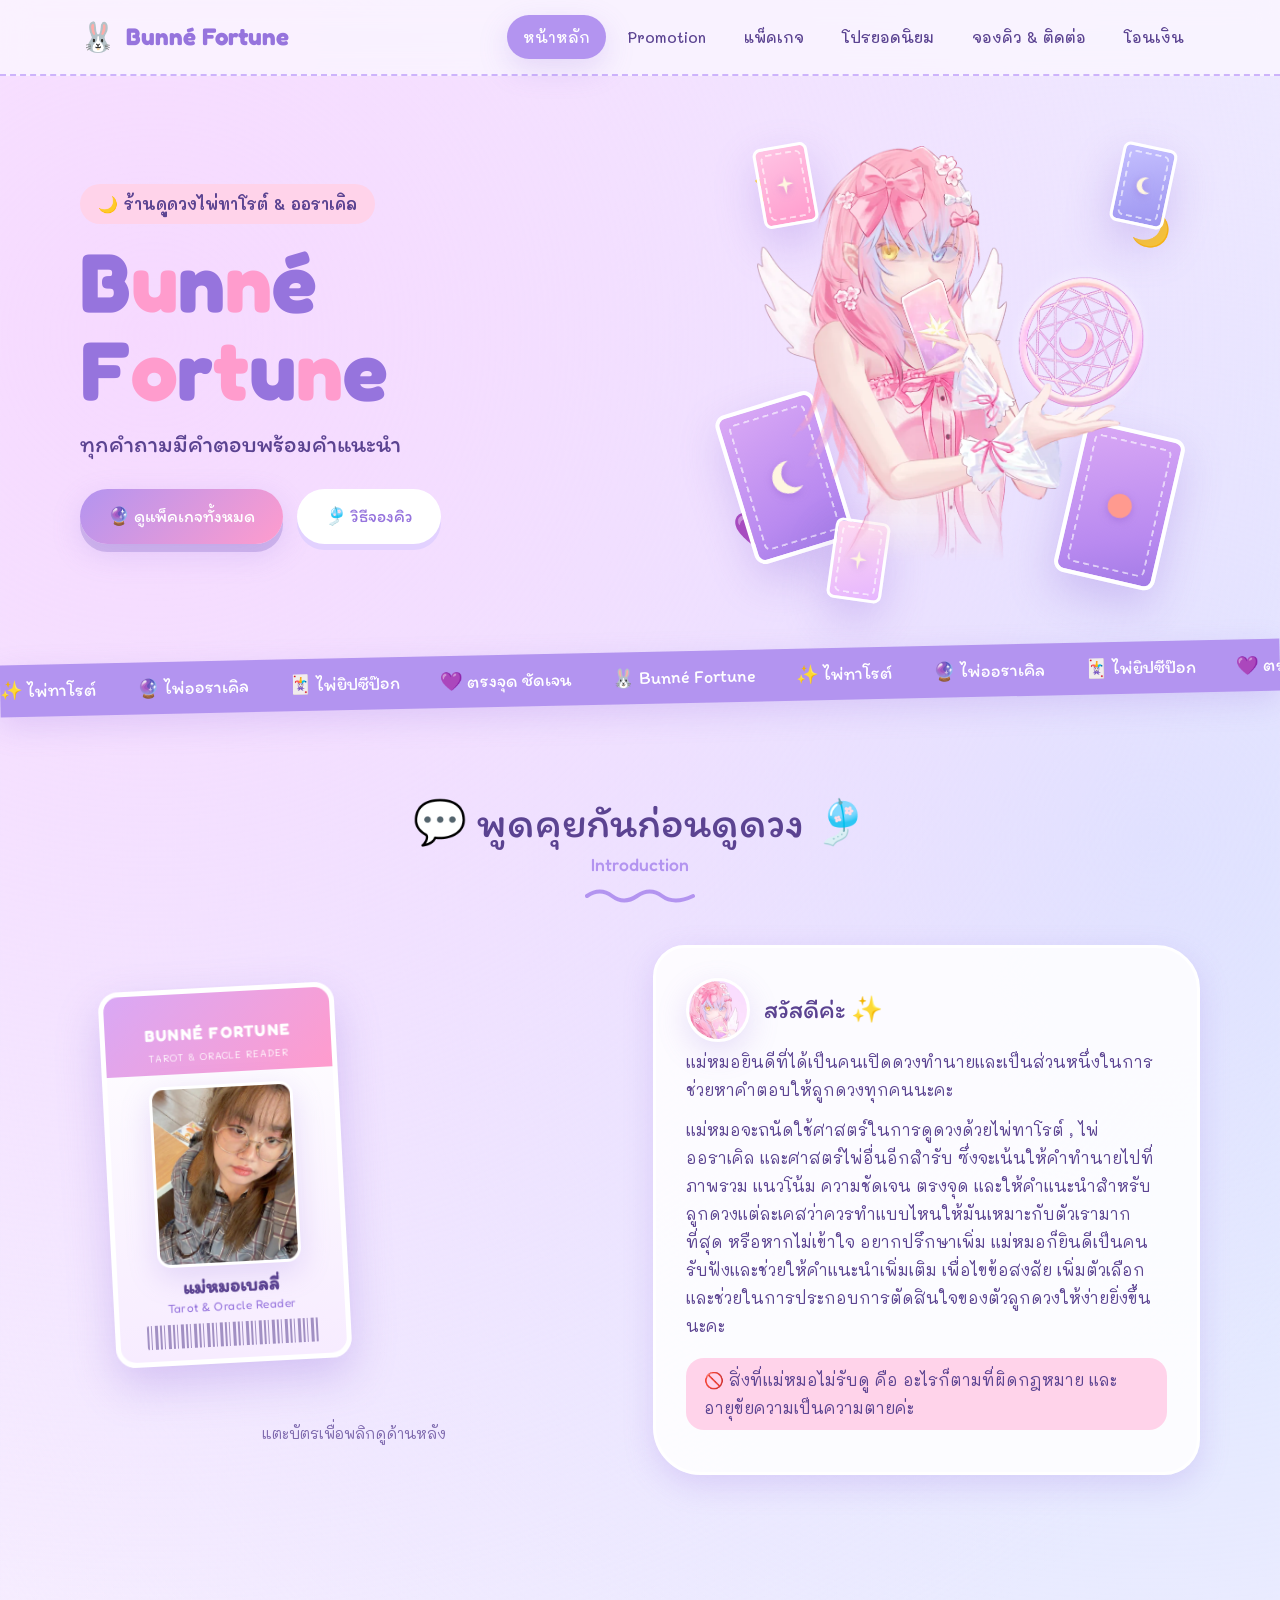
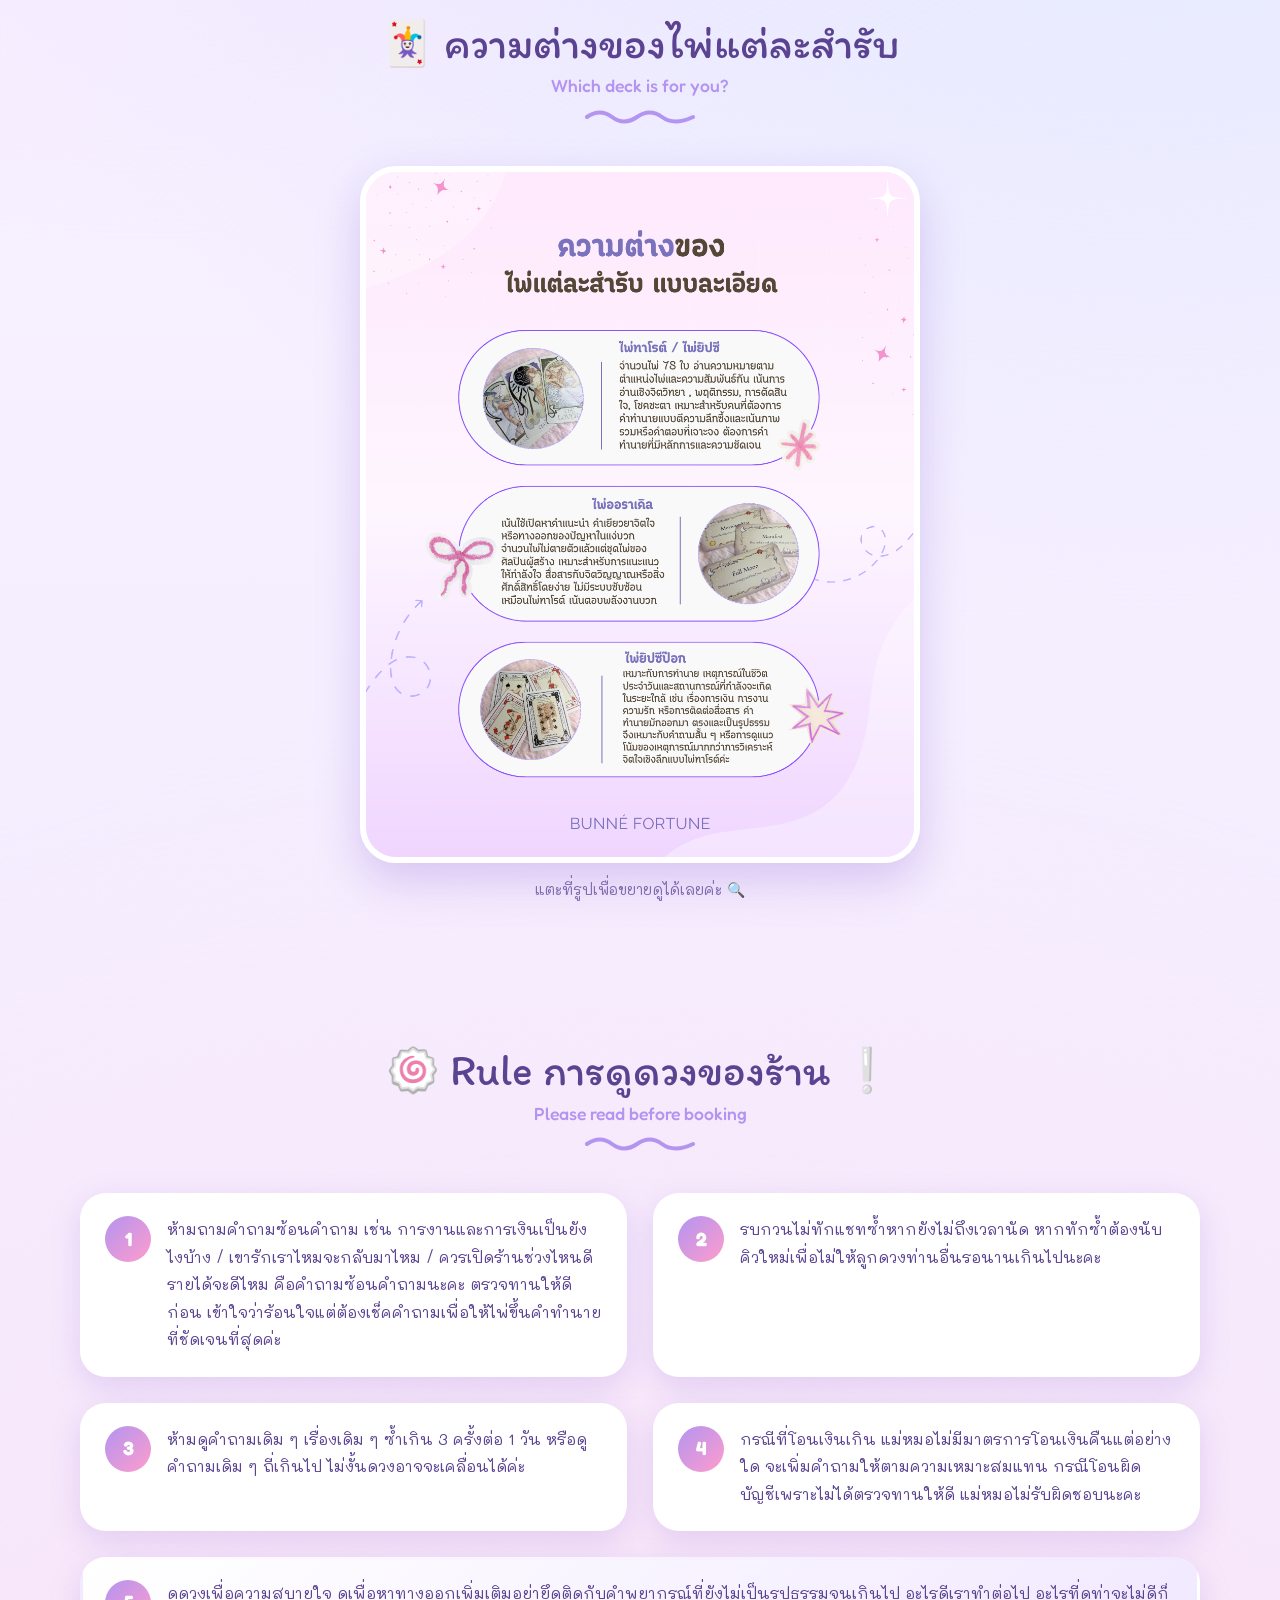
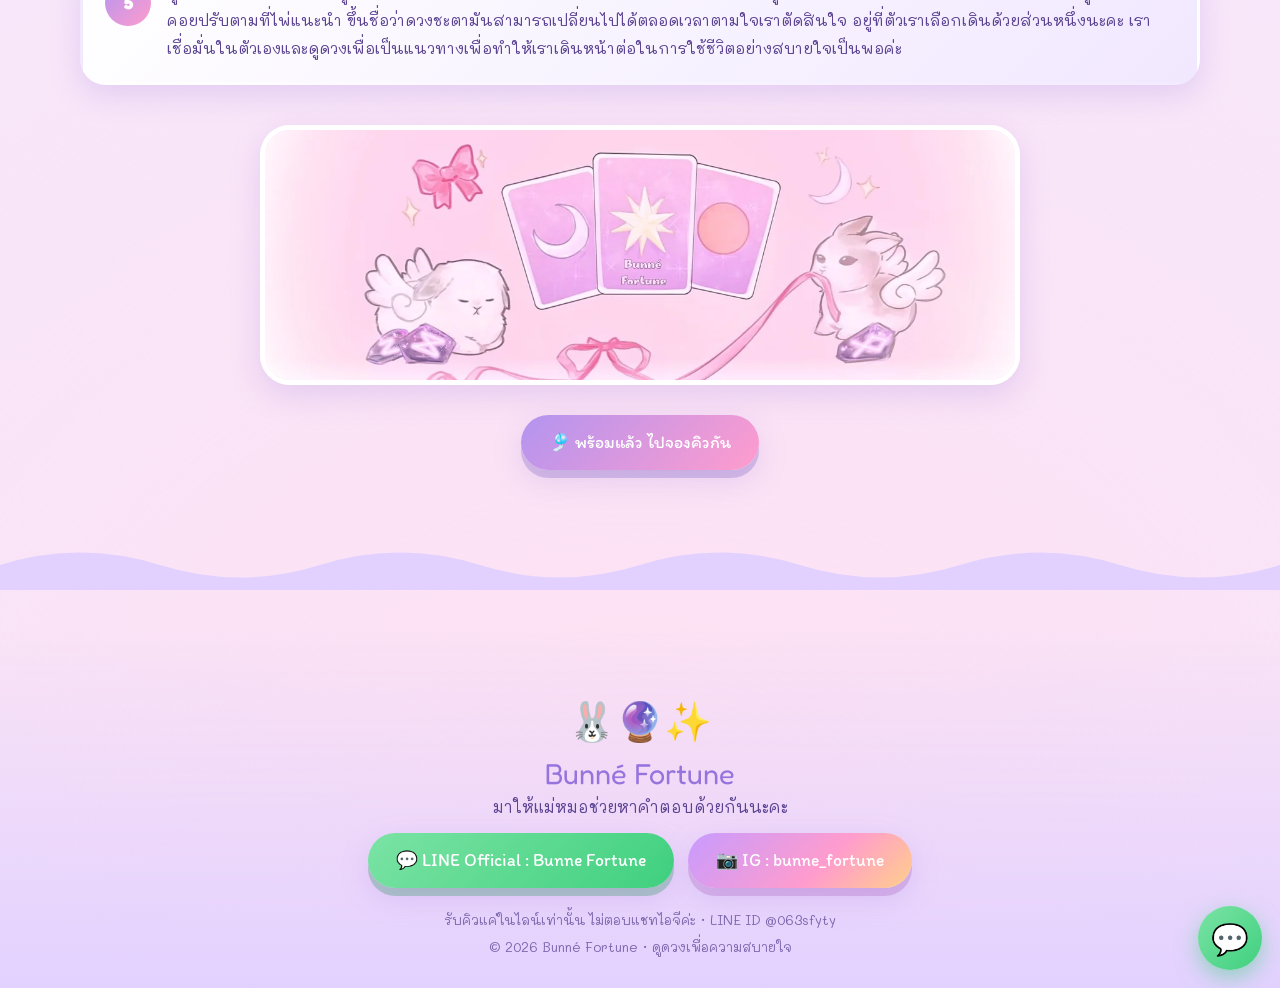
<file: index.html>
<!DOCTYPE html>
<html lang="th">
<head>
  <meta charset="UTF-8">
  <meta name="viewport" content="width=device-width, initial-scale=1">
  <title>Bunné Fortune — ร้านดูดวงไพ่ทาโรต์ & ออราเคิล</title>
  <meta name="description" content="Bunné Fortune ร้านดูดวงไพ่ทาโรต์ ไพ่ออราเคิล ไพ่ยิปซีป๊อก ทำนายตรงจุด ให้คำแนะนำเพื่อความสบายใจ">
  <link rel="icon" type="image/png" href="images/favicon.png">
  <link rel="stylesheet" href="style.css">
</head>
<body>
  <header id="site-header"></header>

  <main>
    <!-- ===== Hero ===== -->
    <section class="hero">
      <div class="container hero-grid">
        <div>
          <span class="hero-badge">🌙 ร้านดูดวงไพ่ทาโรต์ & ออราเคิล</span>
          <h1 aria-label="Bunné Fortune">
            <span>B</span><span>u</span><span>n</span><span>n</span><span>é</span><br>
            <span>F</span><span>o</span><span>r</span><span>t</span><span>u</span><span>n</span><span>e</span>
          </h1>
          <p class="tagline">ทุกคำถามมีคำตอบพร้อมคำแนะนำ</p>
          <div class="hero-cta">
            <a href="packages.html" class="btn">🔮 ดูแพ็คเกจทั้งหมด</a>
            <a href="booking.html" class="btn ghost">🎐 วิธีจองคิว</a>
          </div>
        </div>

        <div class="card-stage" aria-hidden="true">
          <span class="orbit-emoji">⭐</span>
          <span class="orbit-emoji">🌙</span>
          <span class="orbit-emoji">💜</span>
          <span class="orbit-emoji">✨</span>
          <div class="hero-cards">
            <span class="hcard hc-l"><svg viewBox="0 0 40 40"><path d="M27 6a15 15 0 1 0 7 25A12 12 0 0 1 27 6z" fill="currentColor"/></svg></span>
            <span class="hcard hc-r"><svg viewBox="0 0 40 40"><circle cx="20" cy="20" r="11" fill="currentColor"/></svg></span>
            <span class="hcard hc-s1"><svg viewBox="0 0 40 40"><path d="M20 3l3.2 11.8L35 18l-11.8 3.2L20 37l-3.2-15.8L5 18l11.8-3.2z" fill="currentColor"/></svg></span>
            <span class="hcard hc-s2"><svg viewBox="0 0 40 40"><path d="M27 6a15 15 0 1 0 7 25A12 12 0 0 1 27 6z" fill="currentColor"/></svg></span>
            <span class="hcard hc-s3"><svg viewBox="0 0 40 40"><path d="M20 3l3.2 11.8L35 18l-11.8 3.2L20 37l-3.2-15.8L5 18l11.8-3.2z" fill="currentColor"/></svg></span>
          </div>
          <img class="hero-art" src="images/hero.webp" width="867" height="900" alt="ภาพวาดแม่หมอเบลลี่ถือไพ่ทาโรต์และวงเวทมนตร์รูปพระจันทร์">
        </div>
      </div>
    </section>

    <div class="ribbon" aria-hidden="true">
      <div class="ribbon-track">
        <span>✨ ไพ่ทาโรต์</span><span>🔮 ไพ่ออราเคิล</span><span>🃏 ไพ่ยิปซีป๊อก</span><span>💜 ตรงจุด ชัดเจน</span><span>🐰 Bunné Fortune</span>
        <span>✨ ไพ่ทาโรต์</span><span>🔮 ไพ่ออราเคิล</span><span>🃏 ไพ่ยิปซีป๊อก</span><span>💜 ตรงจุด ชัดเจน</span><span>🐰 Bunné Fortune</span>
      </div>
    </div>

    <!-- ===== Introduction ===== -->
    <section id="intro">
      <div class="container">
        <div class="sec-title reveal">
          <h2>💬 พูดคุยกันก่อนดูดวง 🎐</h2>
          <div class="en-sub">Introduction</div>
          <span class="squiggle"></span>
        </div>

        <div class="grid g2" style="align-items:center">
          <!-- นามบัตรแม่หมอ 2 ใบ (แตะเพื่อพลิกดูด้านหลัง) — แก้ข้อความบนบัตรได้ในส่วนนี้ -->
          <div class="id-wrap reveal">
            <div class="id-row">

              <!-- บัตรที่ 1 : บัตรพนักงาน (รูปเซลฟี่) -->
              <div class="idc idc-staff" role="button" tabindex="0" aria-pressed="false" aria-label="บัตรแม่หมอเบลลี่ แตะเพื่อพลิกดูด้านหลัง">
                <div class="idc-inner">
                  <div class="idc-face idc-front">
                    <span class="idc-clip" aria-hidden="true"></span>
                    <div class="idc-band"><b>BUNNÉ FORTUNE</b><small>Tarot &amp; Oracle Reader</small></div>
                    <div class="idc-pic"><img src="images/photo2.jpg" width="800" height="1000" alt="รูปเซลฟี่แม่หมอเบลลี่ ใส่แว่นกลมและเสื้อลายสก็อต" loading="lazy"></div>
                    <div class="idc-name">แม่หมอเบลลี่</div>
                    <div class="idc-role">Tarot &amp; Oracle Reader</div>
                    <div class="idc-bars" aria-hidden="true"></div>
                  </div>
                  <div class="idc-face idc-back">
                    <img class="idc-logo" src="images/avatar.webp" width="320" height="320" alt="ภาพวาดแม่หมอถือไพ่" loading="lazy">
                    <div class="idc-brand">Bunné Fortune</div>
                    <div class="idc-sub">แม่หมอเบลลี่ · ไพ่ทาโรต์ &amp; ออราเคิล</div>
                    <div class="idc-qr">
                      <!-- ★ ใส่ QR LINE: วางไฟล์ images/line-qr.png แล้วเอาคอมเมนต์ออก ★ -->
                      <!-- <img src="images/line-qr.png" alt="QR Code LINE Bunné Fortune"> -->
                      <span>QR LINE</span>
                    </div>
                    <div class="idc-links">
                      <a class="js-line" href="#">💬 LINE <span class="js-line-id"></span></a>
                      <a class="js-ig" href="#">📷 IG</a>
                    </div>
                  </div>
                </div>
              </div>

              <!-- บัตรที่ 2 : บัตร OC (รูปเต็มตัว) -->
              <div class="idc idc-oc" role="button" tabindex="0" aria-pressed="false" aria-label="บัตร OC แม่หมอเบลลี่ แตะเพื่อพลิกดูด้านหลัง">
                <div class="idc-inner">
                  <div class="idc-face idc-front">
                    <div class="oc-top"><span class="oc-pill">ID-CARD</span><span class="oc-paw" aria-hidden="true">🐾 ✦</span></div>
                    <div class="oc-pic"><img src="images/photo1.jpg" width="800" height="1000" alt="รูปแม่หมอเบลลี่ นั่งบนม้านั่งไม้หน้ากำแพงลายดอกไม้" loading="lazy"></div>
                    <dl class="oc-info">
                      <div><dt>ชื่อ</dt><dd>แม่หมอเบลลี่</dd></div>
                      <div><dt>ตำแหน่ง</dt><dd>Tarot &amp; Oracle Reader</dd></div>
                      <div><dt>สำรับ</dt><dd>ทาโรต์ · ออราเคิล · ยิปซีป๊อก</dd></div>
                      <div><dt>รับคิว</dt><dd>ผ่าน LINE เท่านั้น</dd></div>
                    </dl>
                    <span class="oc-bunny" aria-hidden="true">🐰</span>
                  </div>
                  <div class="idc-face idc-back">
                    <img class="oc-banner" src="images/banner.webp" width="1200" height="400" alt="Bunné Fortune ไพ่สามใบ และกระต่ายมีปีกสองตัว" loading="lazy">
                    <div class="idc-brand">Bunné Fortune</div>
                    <div class="idc-sub">ให้ไพ่ช่วยหาคำตอบ แล้วเดินต่ออย่างสบายใจนะคะ ✨</div>
                    <p class="oc-note">รับคิวแค่ในไลน์เท่านั้น<br>ไม่ตอบแชทไอจีค่ะ</p>
                    <div class="idc-links">
                      <a class="js-line" href="#">💬 จองผ่าน LINE</a>
                      <a href="booking.html">🎐 วิธีจองคิว</a>
                    </div>
                  </div>
                </div>
              </div>

            </div>
            <p class="img-caption">แตะบัตรเพื่อพลิกดูด้านหลัง</p>
          </div>

          <div class="card intro-card reveal d1">
            <div class="intro-head">
              <img class="avatar" src="images/avatar.webp" width="320" height="320" alt="ภาพวาดแม่หมอถือไพ่" loading="lazy">
              <h3>สวัสดีค่ะ ✨</h3>
            </div>
            <p>แม่หมอยินดีที่ได้เป็นคนเปิดดวงทำนายและเป็นส่วนหนึ่งในการช่วยหาคำตอบให้ลูกดวงทุกคนนะคะ</p>
            <p>แม่หมอจะถนัดใช้ศาสตร์ในการดูดวงด้วยไพ่ทาโรต์ , ไพ่ออราเคิล และศาสตร์ไพ่อื่นอีกสำรับ ซึ่งจะเน้นให้คำทำนายไปที่ภาพรวม แนวโน้ม ความชัดเจน ตรงจุด และให้คำแนะนำสำหรับลูกดวงแต่ละเคสว่าควรทำแบบไหนให้มันเหมาะกับตัวเรามากที่สุด หรือหากไม่เข้าใจ อยากปรึกษาเพิ่ม แม่หมอก็ยินดีเป็นคนรับฟังและช่วยให้คำแนะนำเพิ่มเติม เพื่อไขข้อสงสัย เพิ่มตัวเลือกและช่วยในการประกอบการตัดสินใจของตัวลูกดวงให้ง่ายยิ่งขึ้นนะคะ</p>
            <p class="warn-pill">🚫 สิ่งที่แม่หมอไม่รับดู คือ อะไรก็ตามที่ผิดกฎหมาย และอายุขัยความเป็นความตายค่ะ</p>
          </div>
        </div>
      </div>
    </section>

    <!-- ===== ความต่างของไพ่แต่ละสำรับ ===== -->
    <section id="decks">
      <div class="container">
        <div class="sec-title reveal">
          <h2>🃏 ความต่างของไพ่แต่ละสำรับ</h2>
          <div class="en-sub">Which deck is for you?</div>
          <span class="squiggle"></span>
        </div>
        <div class="info-img zoomable reveal">
          <img src="images/card-types.png" alt="ความต่างของไพ่ทาโรต์ ไพ่ออราเคิล และไพ่ยิปซีป๊อก" loading="lazy">
        </div>
        <p class="img-caption">แตะที่รูปเพื่อขยายดูได้เลยค่ะ 🔍</p>
      </div>
    </section>

    <!-- ===== Rules ===== -->
    <section id="rules">
      <div class="container">
        <div class="sec-title reveal">
          <h2>🍥 Rule การดูดวงของร้าน ❕</h2>
          <div class="en-sub">Please read before booking</div>
          <span class="squiggle"></span>
        </div>

        <div class="grid g2">
          <div class="rule reveal">
            <div class="rule-num">1</div>
            <p>ห้ามถามคำถามซ้อนคำถาม เช่น การงานและการเงินเป็นยังไงบ้าง / เขารักเราไหมจะกลับมาไหม / ควรเปิดร้านช่วงไหนดีรายได้จะดีไหม คือคำถามซ้อนคำถามนะคะ ตรวจทานให้ดีก่อน เข้าใจว่าร้อนใจแต่ต้องเช็คคำถามเพื่อให้ไพ่ขึ้นคำทำนายที่ชัดเจนที่สุดค่ะ</p>
          </div>
          <div class="rule reveal d1">
            <div class="rule-num">2</div>
            <p>รบกวนไม่ทักแชทซ้ำหากยังไม่ถึงเวลานัด หากทักซ้ำต้องนับคิวใหม่เพื่อไม่ให้ลูกดวงท่านอื่นรอนานเกินไปนะคะ</p>
          </div>
          <div class="rule reveal">
            <div class="rule-num">3</div>
            <p>ห้ามดูคำถามเดิม ๆ เรื่องเดิม ๆ ซ้ำเกิน 3 ครั้งต่อ 1 วัน หรือดูคำถามเดิม ๆ ถี่เกินไป ไม่งั้นดวงอาจจะเคลื่อนได้ค่ะ</p>
          </div>
          <div class="rule reveal d1">
            <div class="rule-num">4</div>
            <p>กรณีที่โอนเงินเกิน แม่หมอไม่มีมาตรการโอนเงินคืนแต่อย่างใด จะเพิ่มคำถามให้ตามความเหมาะสมแทน กรณีโอนผิดบัญชีเพราะไม่ได้ตรวจทานให้ดี แม่หมอไม่รับผิดชอบนะคะ</p>
          </div>
          <div class="rule full reveal">
            <div class="rule-num">5</div>
            <p>ดูดวงเพื่อความสบายใจ ดูเพื่อหาทางออกเพิ่มเติมอย่ายึดติดกับคำพยากรณ์ที่ยังไม่เป็นรูปธรรมจนเกินไป อะไรดีเราทำต่อไป อะไรที่ดูท่าจะไม่ดีก็คอยปรับตามที่ไพ่แนะนำ ขึ้นชื่อว่าดวงชะตามันสามารถเปลี่ยนไปได้ตลอดเวลาตามใจเราตัดสินใจ อยู่ที่ตัวเราเลือกเดินด้วยส่วนหนึ่งนะคะ เราเชื่อมั่นในตัวเองและดูดวงเพื่อเป็นแนวทางเพื่อทำให้เราเดินหน้าต่อในการใช้ชีวิตอย่างสบายใจเป็นพอค่ะ</p>
          </div>
        </div>

        <div class="banner-strip reveal">
          <img src="images/banner.webp" width="1200" height="400" alt="Bunné Fortune ไพ่สามใบ และกระต่ายมีปีกสองตัว" loading="lazy">
        </div>

        <div style="text-align:center;margin-top:30px" class="reveal">
          <a href="booking.html" class="btn">🎐 พร้อมแล้ว ไปจองคิวกัน</a>
        </div>
      </div>
    </section>
  </main>

  <footer id="site-footer"></footer>
  <script src="script.js"></script>
</body>
</html>
</file>
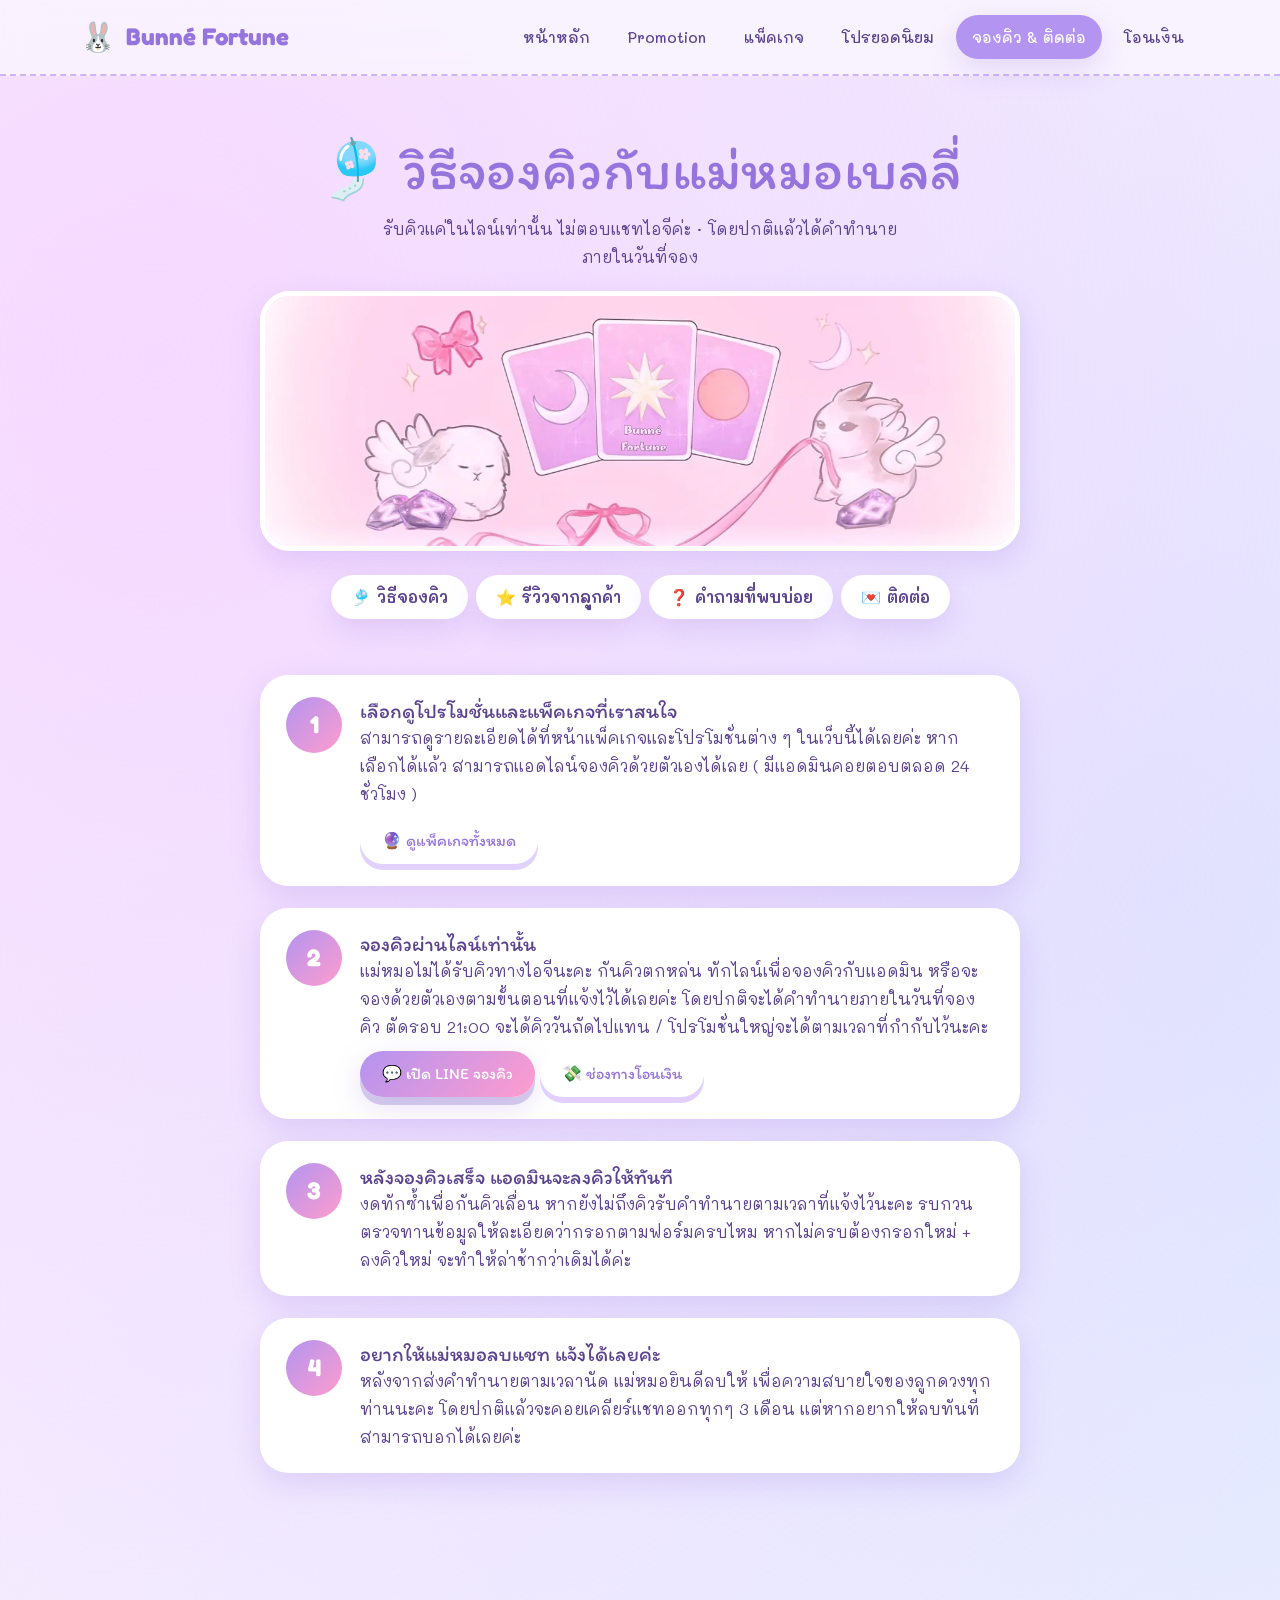
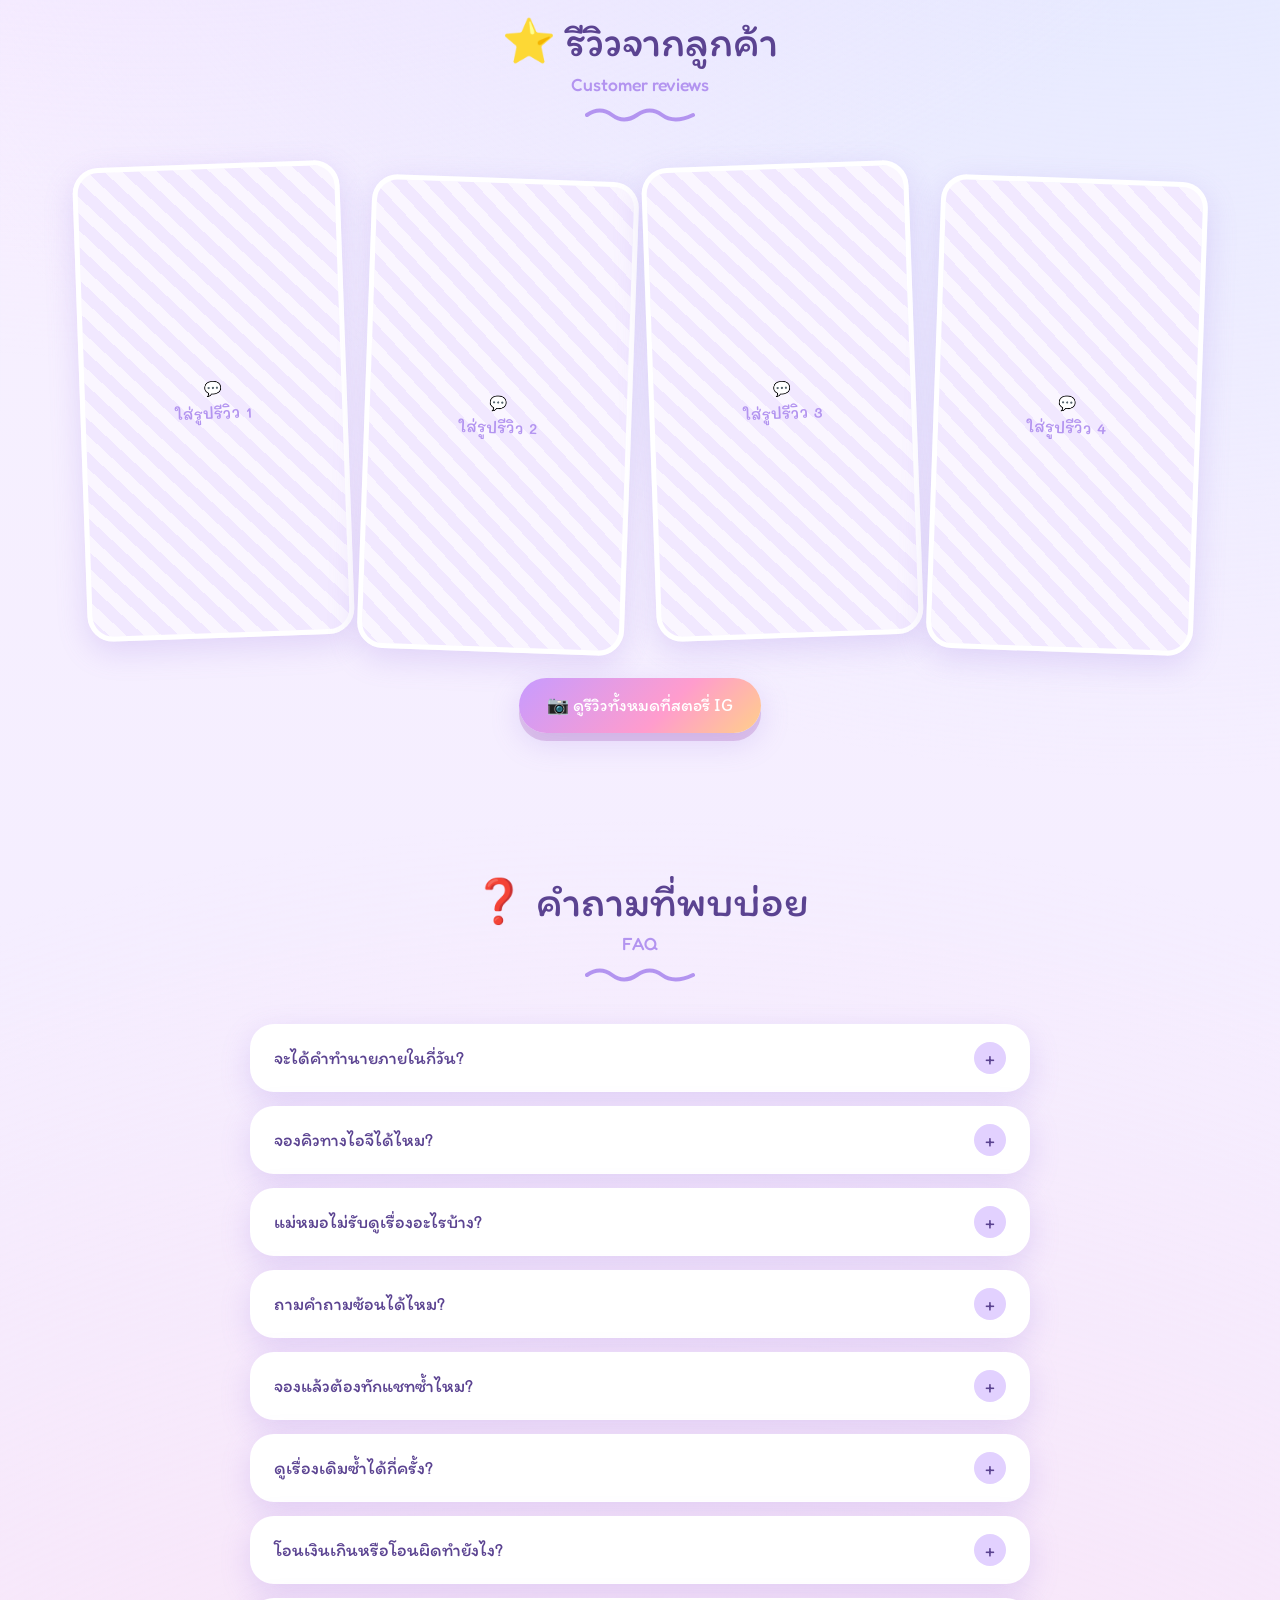
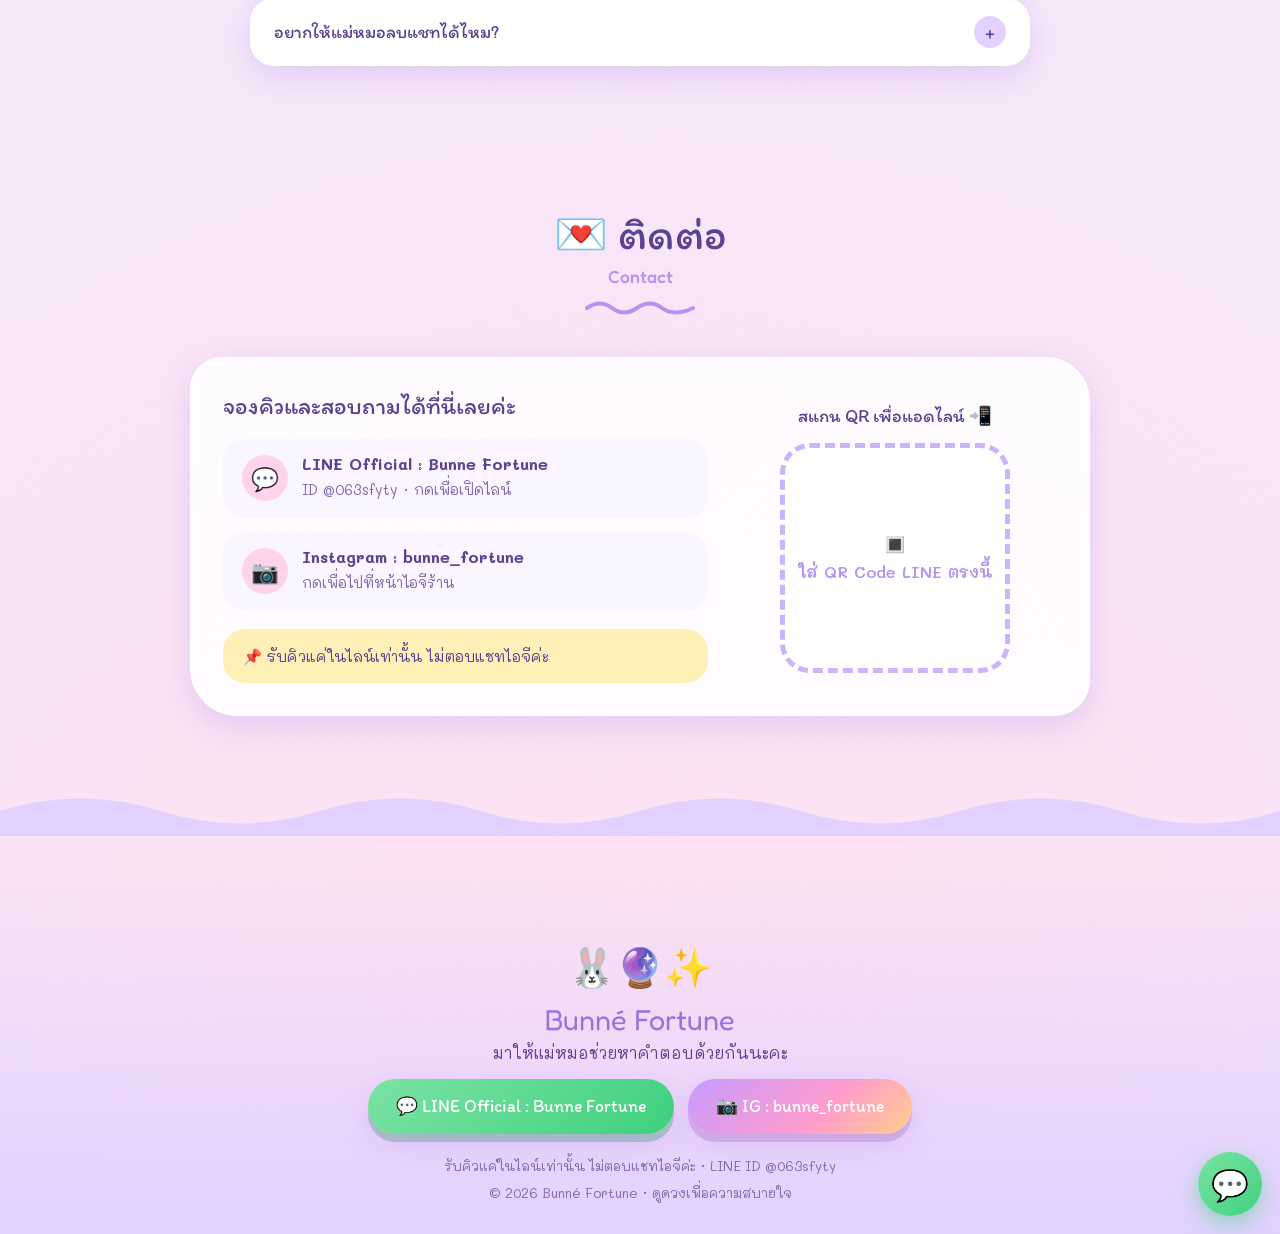
<file: booking.html>
<!DOCTYPE html>
<html lang="th">
<head>
  <meta charset="UTF-8">
  <meta name="viewport" content="width=device-width, initial-scale=1">
  <title>วิธีจองคิว & ติดต่อ — Bunné Fortune</title>
  <link rel="icon" type="image/png" href="images/favicon.png">
  <link rel="stylesheet" href="style.css">
</head>
<body>
  <header id="site-header"></header>

  <main>
    <div class="page-hero container">
      <h1>🎐 วิธีจองคิวกับแม่หมอเบลลี่</h1>
      <p>รับคิวแค่ในไลน์เท่านั้น ไม่ตอบแชทไอจีค่ะ · โดยปกติแล้วได้คำทำนายภายในวันที่จอง</p>
    </div>

    <div class="container">
      <div class="banner-strip reveal" style="margin:10px auto 24px">
        <img src="images/banner.webp" width="1200" height="400" alt="Bunné Fortune ไพ่สามใบ และกระต่ายมีปีกสองตัว">
      </div>
    </div>

    <div class="container">
      <div class="chips reveal">
        <a class="chip" href="#how">🎐 วิธีจองคิว</a>
        <a class="chip" href="#reviews">⭐ รีวิวจากลูกค้า</a>
        <a class="chip" href="#faq">❓ คำถามที่พบบ่อย</a>
        <a class="chip" href="#contact">💌 ติดต่อ</a>
      </div>
    </div>

    <!-- ===== วิธีจองคิว ===== -->
    <section id="how" style="padding-top:20px">
      <div class="container">
        <div class="steps">
          <div class="step reveal">
            <div class="step-bubble">1</div>
            <div>
              <h3>เลือกดูโปรโมชั่นและแพ็คเกจที่เราสนใจ</h3>
              <p>สามารถดูรายละเอียดได้ที่หน้าแพ็คเกจและโปรโมชั่นต่าง ๆ ในเว็บนี้ได้เลยค่ะ หากเลือกได้แล้ว สามารถแอดไลน์จองคิวด้วยตัวเองได้เลย ( มีแอดมินคอยตอบตลอด 24 ชั่วโมง )</p>
              <a class="btn ghost js-packages" href="#" style="margin-top:10px;font-size:1rem;padding:9px 22px">🔮 ดูแพ็คเกจทั้งหมด</a>
            </div>
          </div>
          <div class="step reveal">
            <div class="step-bubble">2</div>
            <div>
              <h3>จองคิวผ่านไลน์เท่านั้น</h3>
              <p>แม่หมอไม่ได้รับคิวทางไอจีนะคะ กันคิวตกหล่น ทักไลน์เพื่อจองคิวกับแอดมิน หรือจะจองด้วยตัวเองตามขั้นตอนที่แจ้งไว้ได้เลยค่ะ โดยปกติจะได้คำทำนายภายในวันที่จองคิว ตัดรอบ 21:00 จะได้คิววันถัดไปแทน / โปรโมชั่นใหญ่จะได้ตามเวลาที่กำกับไว้นะคะ</p>
              <a class="btn js-line" href="#" style="margin-top:10px;font-size:1rem;padding:9px 22px">💬 เปิด LINE จองคิว</a>
              <a class="btn ghost" href="payment.html" style="margin-top:10px;font-size:1rem;padding:9px 22px">💸 ช่องทางโอนเงิน</a>
            </div>
          </div>
          <div class="step reveal">
            <div class="step-bubble">3</div>
            <div>
              <h3>หลังจองคิวเสร็จ แอดมินจะลงคิวให้ทันที</h3>
              <p>งดทักซ้ำเพื่อกันคิวเลื่อน หากยังไม่ถึงคิวรับคำทำนายตามเวลาที่แจ้งไว้นะคะ รบกวนตรวจทานข้อมูลให้ละเอียดว่ากรอกตามฟอร์มครบไหม หากไม่ครบต้องกรอกใหม่ + ลงคิวใหม่ จะทำให้ล่าช้ากว่าเดิมได้ค่ะ</p>
            </div>
          </div>
          <div class="step reveal">
            <div class="step-bubble">4</div>
            <div>
              <h3>อยากให้แม่หมอลบแชท แจ้งได้เลยค่ะ</h3>
              <p>หลังจากส่งคำทำนายตามเวลานัด แม่หมอยินดีลบให้ เพื่อความสบายใจของลูกดวงทุกท่านนะคะ โดยปกติแล้วจะคอยเคลียร์แชทออกทุกๆ 3 เดือน แต่หากอยากให้ลบทันที สามารถบอกได้เลยค่ะ</p>
            </div>
          </div>
        </div>
      </div>
    </section>

    <!-- ===== รีวิวจากลูกค้า ===== -->
    <section id="reviews">
      <div class="container">
        <div class="sec-title reveal">
          <h2>⭐ รีวิวจากลูกค้า</h2>
          <div class="en-sub">Customer reviews</div>
          <span class="squiggle"></span>
        </div>

        <!-- ★ ใส่รูปแชทรีวิวจริง: เอาคอมเมนต์ออกจาก <img> แล้ววางไฟล์ไว้ที่ images/review1.jpg ... ★
             ตัวอย่างนี้มี 4 ช่อง เพิ่ม/ลดช่องได้โดยคัดลอกบล็อก shot-frame -->
        <div class="shots zoomable reveal">
          <div class="shot-frame">
            <!-- <img src="images/review1.jpg" alt="รีวิวจากลูกค้า 1"> -->
            <span>💬<br>ใส่รูปรีวิว 1</span>
          </div>
          <div class="shot-frame">
            <!-- <img src="images/review2.jpg" alt="รีวิวจากลูกค้า 2"> -->
            <span>💬<br>ใส่รูปรีวิว 2</span>
          </div>
          <div class="shot-frame">
            <!-- <img src="images/review3.jpg" alt="รีวิวจากลูกค้า 3"> -->
            <span>💬<br>ใส่รูปรีวิว 3</span>
          </div>
          <div class="shot-frame">
            <!-- <img src="images/review4.jpg" alt="รีวิวจากลูกค้า 4"> -->
            <span>💬<br>ใส่รูปรีวิว 4</span>
          </div>
        </div>

        <div class="center-row reveal">
          <a class="btn ig js-review" href="#">📷 ดูรีวิวทั้งหมดที่สตอรี่ IG</a>
        </div>
      </div>
    </section>

    <!-- ===== คำถามที่พบบ่อย ===== -->
    <section id="faq">
      <div class="container">
        <div class="sec-title reveal">
          <h2>❓ คำถามที่พบบ่อย</h2>
          <div class="en-sub">FAQ</div>
          <span class="squiggle"></span>
        </div>
        <div class="faq-list">
          <div class="faq-item reveal">
            <button class="faq-q">จะได้คำทำนายภายในกี่วัน? <span class="plus">+</span></button>
            <div class="faq-a">
              <p>จะได้ภายในวันที่จอง ตัดรอบช่วง 21:00 จะได้ในวันถัดไปแทนค่ะ ( หากมีเหตุทำให้ได้ช้า แม่หมอจะแจ้งเสมอ )</p>
              <p>สำหรับใครที่ไม่อยากรอนาน ทางร้านมีบริการ ‘ด่วนทันใจ’ ได้คำทำนายไวขึ้น สนใจทักได้เลยค่ะ ดูรายละเอียดที่ <a href="packages.html" style="text-decoration:underline">หน้าแพ็คเกจ</a> หรือหน้า <a href="promotion.html" style="text-decoration:underline">Promotion</a></p>
            </div>
          </div>
          <div class="faq-item reveal">
            <button class="faq-q">จองคิวทางไอจีได้ไหม? <span class="plus">+</span></button>
            <div class="faq-a"><p>แม่หมอรับคิวในไลน์เท่านั้นนะคะ ไม่ตอบแชทไอจี เพื่อกันคิวตกหล่นค่ะ</p></div>
          </div>
          <div class="faq-item reveal">
            <button class="faq-q">แม่หมอไม่รับดูเรื่องอะไรบ้าง? <span class="plus">+</span></button>
            <div class="faq-a"><p>แม่หมอไม่รับดูเรื่องที่ผิดกฎหมาย และเรื่องอายุขัย ความเป็นความตายค่ะ</p></div>
          </div>
          <div class="faq-item reveal">
            <button class="faq-q">ถามคำถามซ้อนได้ไหม? <span class="plus">+</span></button>
            <div class="faq-a"><p>ไม่ได้นะคะ ขอให้ 1 คำถามต่อ 1 เรื่อง เพื่อให้ไพ่ขึ้นคำทำนายที่ชัดเจนที่สุดค่ะ</p></div>
          </div>
          <div class="faq-item reveal">
            <button class="faq-q">จองแล้วต้องทักแชทซ้ำไหม? <span class="plus">+</span></button>
            <div class="faq-a"><p>ไม่ต้องค่ะ แอดมินจะลงคิวให้ทันที หากทักซ้ำก่อนถึงเวลานัดต้องนับคิวใหม่นะคะ</p></div>
          </div>
          <div class="faq-item reveal">
            <button class="faq-q">ดูเรื่องเดิมซ้ำได้กี่ครั้ง? <span class="plus">+</span></button>
            <div class="faq-a"><p>ไม่เกิน 3 ครั้งต่อ 1 วันค่ะ ถ้าดูถี่เกินไปดวงอาจเคลื่อนได้</p></div>
          </div>
          <div class="faq-item reveal">
            <button class="faq-q">โอนเงินเกินหรือโอนผิดทำยังไง? <span class="plus">+</span></button>
            <div class="faq-a"><p>กรณีโอนเกิน แม่หมอจะเพิ่มคำถามให้ตามความเหมาะสมแทนการคืนเงิน และกรณีโอนผิดบัญชี แม่หมอไม่รับผิดชอบ รบกวนตรวจทานก่อนโอนนะคะ</p></div>
          </div>
          <div class="faq-item reveal">
            <button class="faq-q">อยากให้แม่หมอลบแชทได้ไหม? <span class="plus">+</span></button>
            <div class="faq-a"><p>ได้ค่ะ แจ้งได้เลยหลังรับคำทำนายแล้ว โดยปกติจะเคลียร์แชทออกทุกๆ 3 เดือน แต่หากอยากให้ลบทันทีสามารถบอกได้เลยค่ะ</p></div>
          </div>
        </div>
      </div>
    </section>

    <!-- ===== ติดต่อ (รวมกับหน้าจองคิว) ===== -->
    <section id="contact">
      <div class="container">
        <div class="sec-title reveal">
          <h2>💌 ติดต่อ</h2>
          <div class="en-sub">Contact</div>
          <span class="squiggle"></span>
        </div>

        <div class="card reveal" style="max-width:900px;margin-inline:auto">
          <div class="contact-grid">
            <div>
              <h3 style="font-size:1.5rem">จองคิวและสอบถามได้ที่นี่เลยค่ะ</h3>
              <div class="contact-list">
                <a class="contact-row js-line" href="#">
                  <span class="ci">💬</span>
                  <span><b>LINE Official : Bunne Fortune</b><span class="sm">ID <span class="js-line-id">@063sfyty</span> · กดเพื่อเปิดไลน์</span></span>
                </a>
                <a class="contact-row js-ig" href="#">
                  <span class="ci">📷</span>
                  <span><b>Instagram : bunne_fortune</b><span class="sm">กดเพื่อไปที่หน้าไอจีร้าน</span></span>
                </a>
              </div>
              <p class="callout">📌 รับคิวแค่ในไลน์เท่านั้น ไม่ตอบแชทไอจีค่ะ</p>
            </div>

            <!-- ★ ที่แปะ QR Code ไลน์ (เผื่อกดลิงก์ไม่ติด) : วางไฟล์ไว้ที่ images/line-qr.png แล้วเอาคอมเมนต์ออก ★ -->
            <div>
              <div class="qr-title">สแกน QR เพื่อแอดไลน์ 📲</div>
              <div class="qr-frame zoomable">
                <!-- <img src="images/line-qr.png" alt="QR Code LINE Bunne Fortune"> -->
                <span>🔳<br>ใส่ QR Code LINE ตรงนี้</span>
              </div>
            </div>
          </div>
        </div>
      </div>
    </section>
  </main>

  <footer id="site-footer"></footer>
  <script src="script.js"></script>
</body>
</html>
</file>
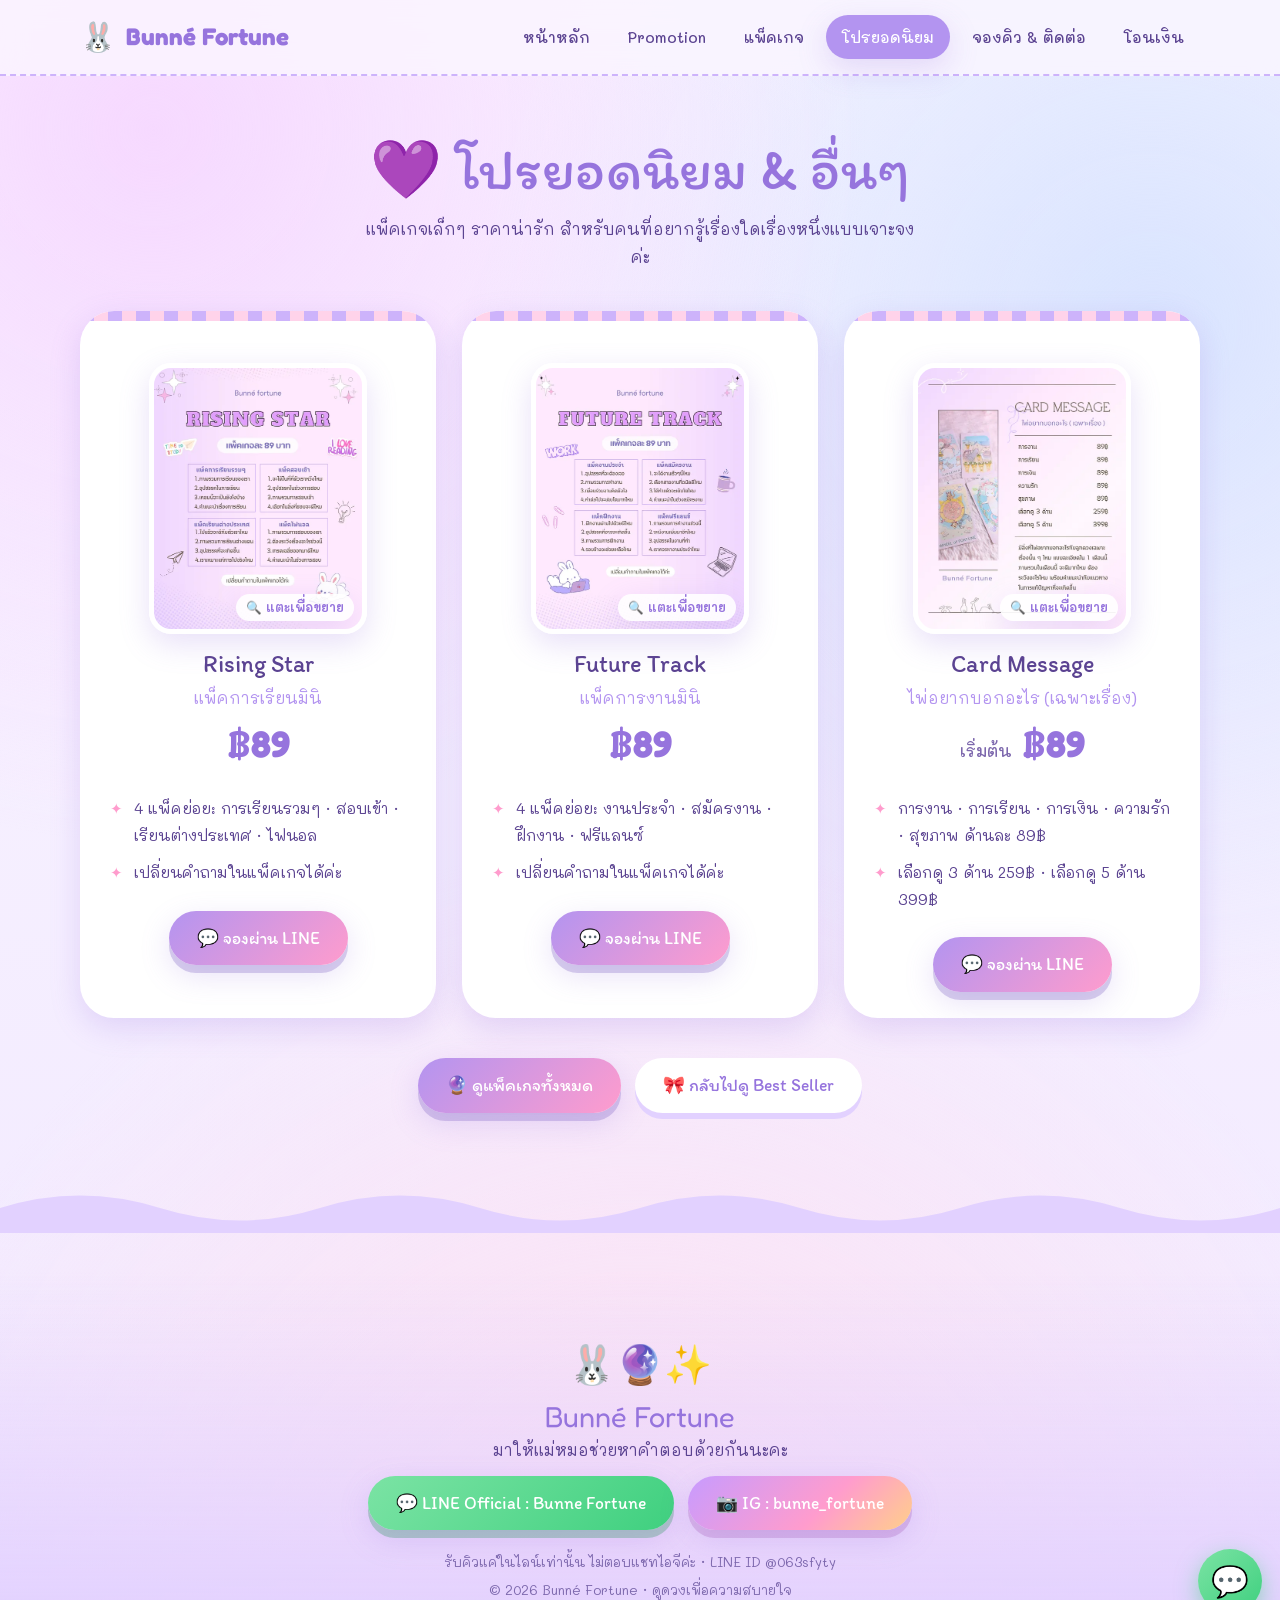
<file: more.html>
<!DOCTYPE html>
<html lang="th">
<head>
  <meta charset="UTF-8">
  <meta name="viewport" content="width=device-width, initial-scale=1">
  <title>โปรโมชั่นยอดนิยม / อื่นๆ — Bunné Fortune</title>
  <link rel="icon" type="image/png" href="images/favicon.png">
  <link rel="stylesheet" href="style.css">
</head>
<body>
  <header id="site-header"></header>

  <main>
    <div class="page-hero container">
      <h1>💜 โปรยอดนิยม & อื่นๆ</h1>
      <p>แพ็คเกจเล็กๆ ราคาน่ารัก สำหรับคนที่อยากรู้เรื่องใดเรื่องหนึ่งแบบเจาะจงค่ะ</p>
    </div>

    <section style="padding-top:30px">
      <div class="container">
        <div class="grid g3">
          <!-- ★ ราคาตามที่ร้านแจ้ง แก้รายละเอียดได้เลย ★ -->
          <article class="promo-card reveal">
            <div class="poster-thumb zoomable">
              <img src="images/poster-rising-star-thumb.webp" data-full="images/poster-rising-star.webp" width="540" height="675" alt="โปสเตอร์แพ็คเกจ Rising Star แพ็คการเรียน 4 แบบ การเรียนรวมๆ สอบเข้า เรียนต่างประเทศ ไฟนอล แพ็คเกจละ 89 บาท" loading="lazy">
              <span class="zoom-hint">🔍 แตะเพื่อขยาย</span>
            </div>
            <h3>Rising Star</h3>
            <div class="en" style="color:var(--lilac-400)">แพ็คการเรียนมินิ</div>
            <div class="price">฿89</div>
            <ul>
              <li>4 แพ็คย่อย: การเรียนรวมๆ · สอบเข้า · เรียนต่างประเทศ · ไฟนอล</li>
              <li>เปลี่ยนคำถามในแพ็คเกจได้ค่ะ</li>
            </ul>
            <a class="btn js-line" href="#">💬 จองผ่าน LINE</a>
          </article>

          <article class="promo-card reveal">
            <div class="poster-thumb zoomable">
              <img src="images/poster-future-track-thumb.webp" data-full="images/poster-future-track.webp" width="540" height="675" alt="โปสเตอร์แพ็คเกจ Future Track แพ็คงาน 4 แบบ งานประจำ สมัครงาน ฝึกงาน ฟรีแลนซ์ แพ็คเกจละ 89 บาท" loading="lazy">
              <span class="zoom-hint">🔍 แตะเพื่อขยาย</span>
            </div>
            <h3>Future Track</h3>
            <div class="en" style="color:var(--lilac-400)">แพ็คการงานมินิ</div>
            <div class="price">฿89</div>
            <ul>
              <li>4 แพ็คย่อย: งานประจำ · สมัครงาน · ฝึกงาน · ฟรีแลนซ์</li>
              <li>เปลี่ยนคำถามในแพ็คเกจได้ค่ะ</li>
            </ul>
            <a class="btn js-line" href="#">💬 จองผ่าน LINE</a>
          </article>

          <article class="promo-card reveal">
            <div class="poster-thumb zoomable">
              <img src="images/poster-card-message-thumb.webp" data-full="images/poster-card-message.webp" width="540" height="675" alt="โปสเตอร์ Card Message ไพ่อยากบอกอะไรเฉพาะเรื่อง การงาน การเรียน การเงิน ความรัก สุขภาพ ด้านละ 89 บาท เลือก 3 ด้าน 259 บาท เลือก 5 ด้าน 399 บาท" loading="lazy">
              <span class="zoom-hint">🔍 แตะเพื่อขยาย</span>
            </div>
            <h3>Card Message</h3>
            <div class="en" style="color:var(--lilac-400)">ไพ่อยากบอกอะไร (เฉพาะเรื่อง)</div>
            <div class="price"><small>เริ่มต้น</small> ฿89</div>
            <ul>
              <li>การงาน · การเรียน · การเงิน · ความรัก · สุขภาพ ด้านละ 89฿</li>
              <li>เลือกดู 3 ด้าน 259฿ · เลือกดู 5 ด้าน 399฿</li>
            </ul>
            <a class="btn js-line" href="#">💬 จองผ่าน LINE</a>
          </article>
        </div>

        <div class="center-row reveal">
          <a class="btn js-packages" href="#">🔮 ดูแพ็คเกจทั้งหมด</a>
          <a class="btn ghost" href="promotion.html">🎀 กลับไปดู Best Seller</a>
        </div>
      </div>
    </section>
  </main>

  <footer id="site-footer"></footer>
  <script src="script.js"></script>
</body>
</html>
</file>
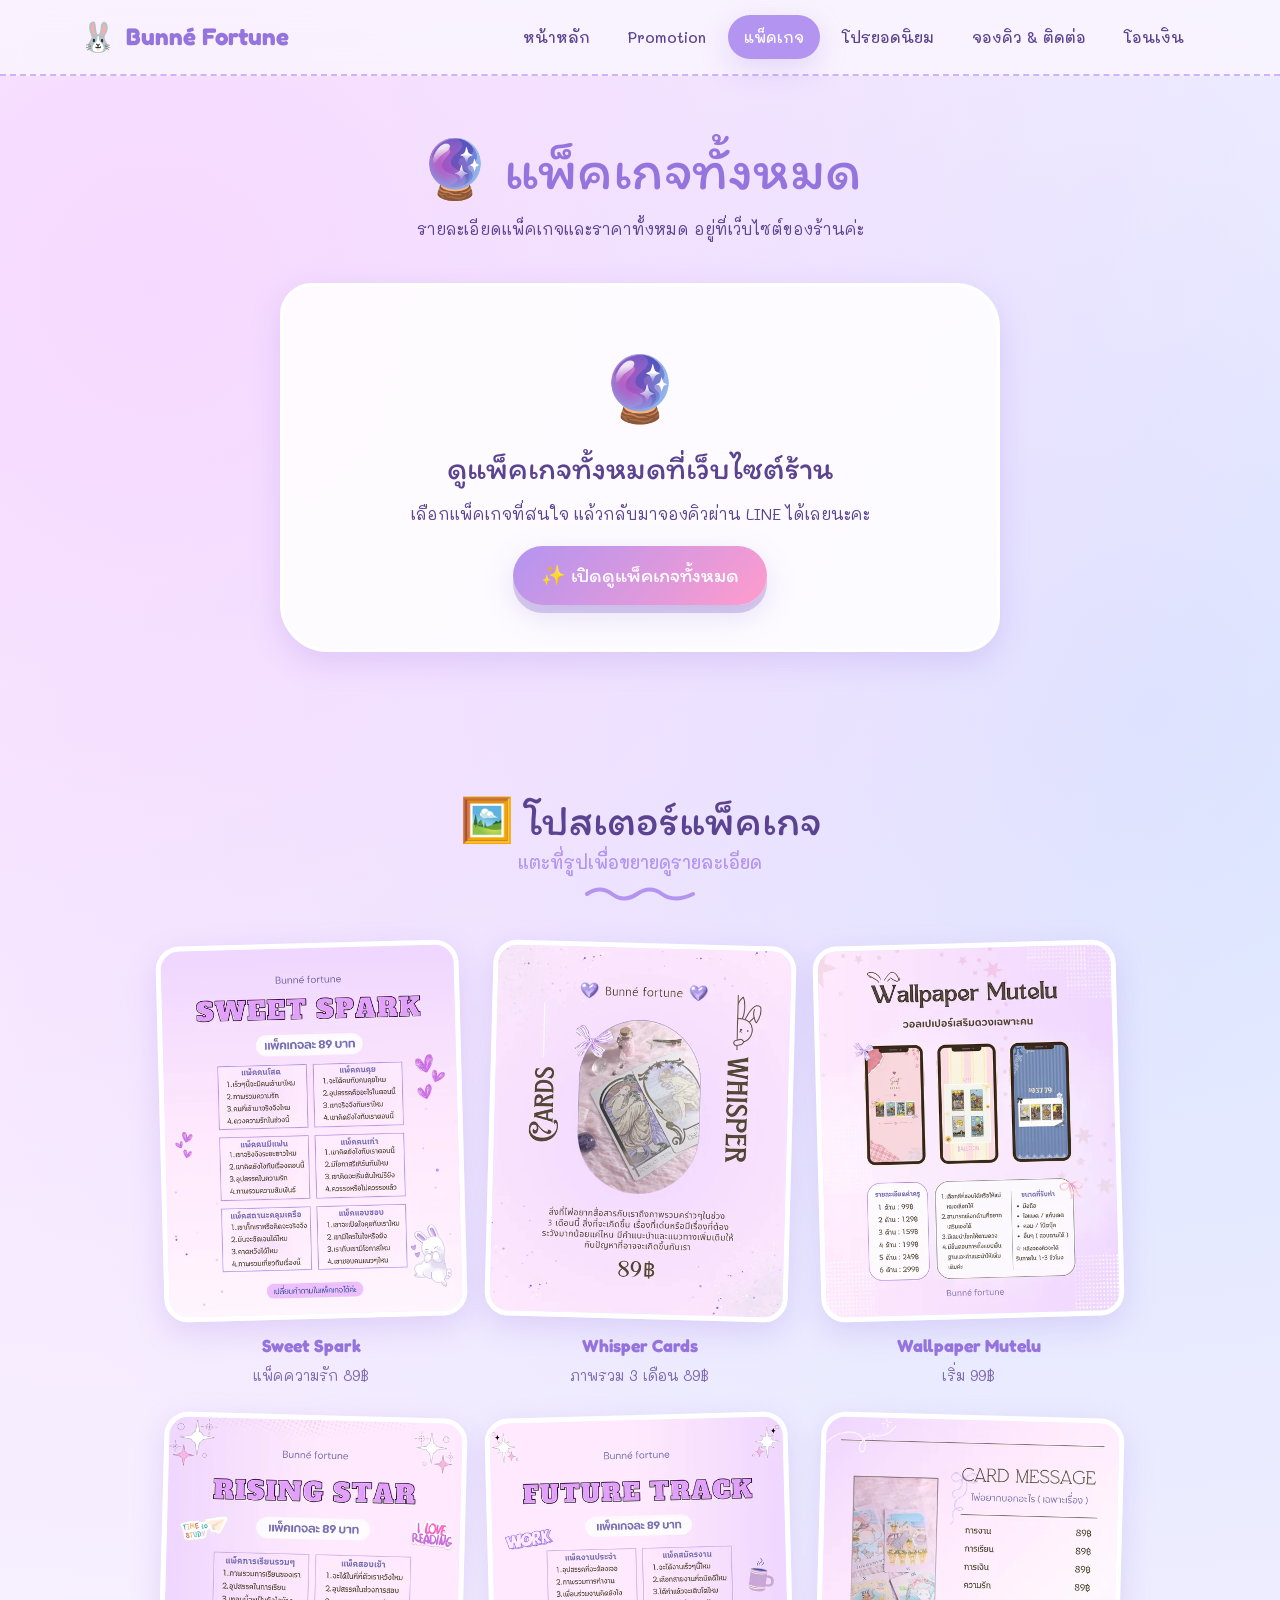
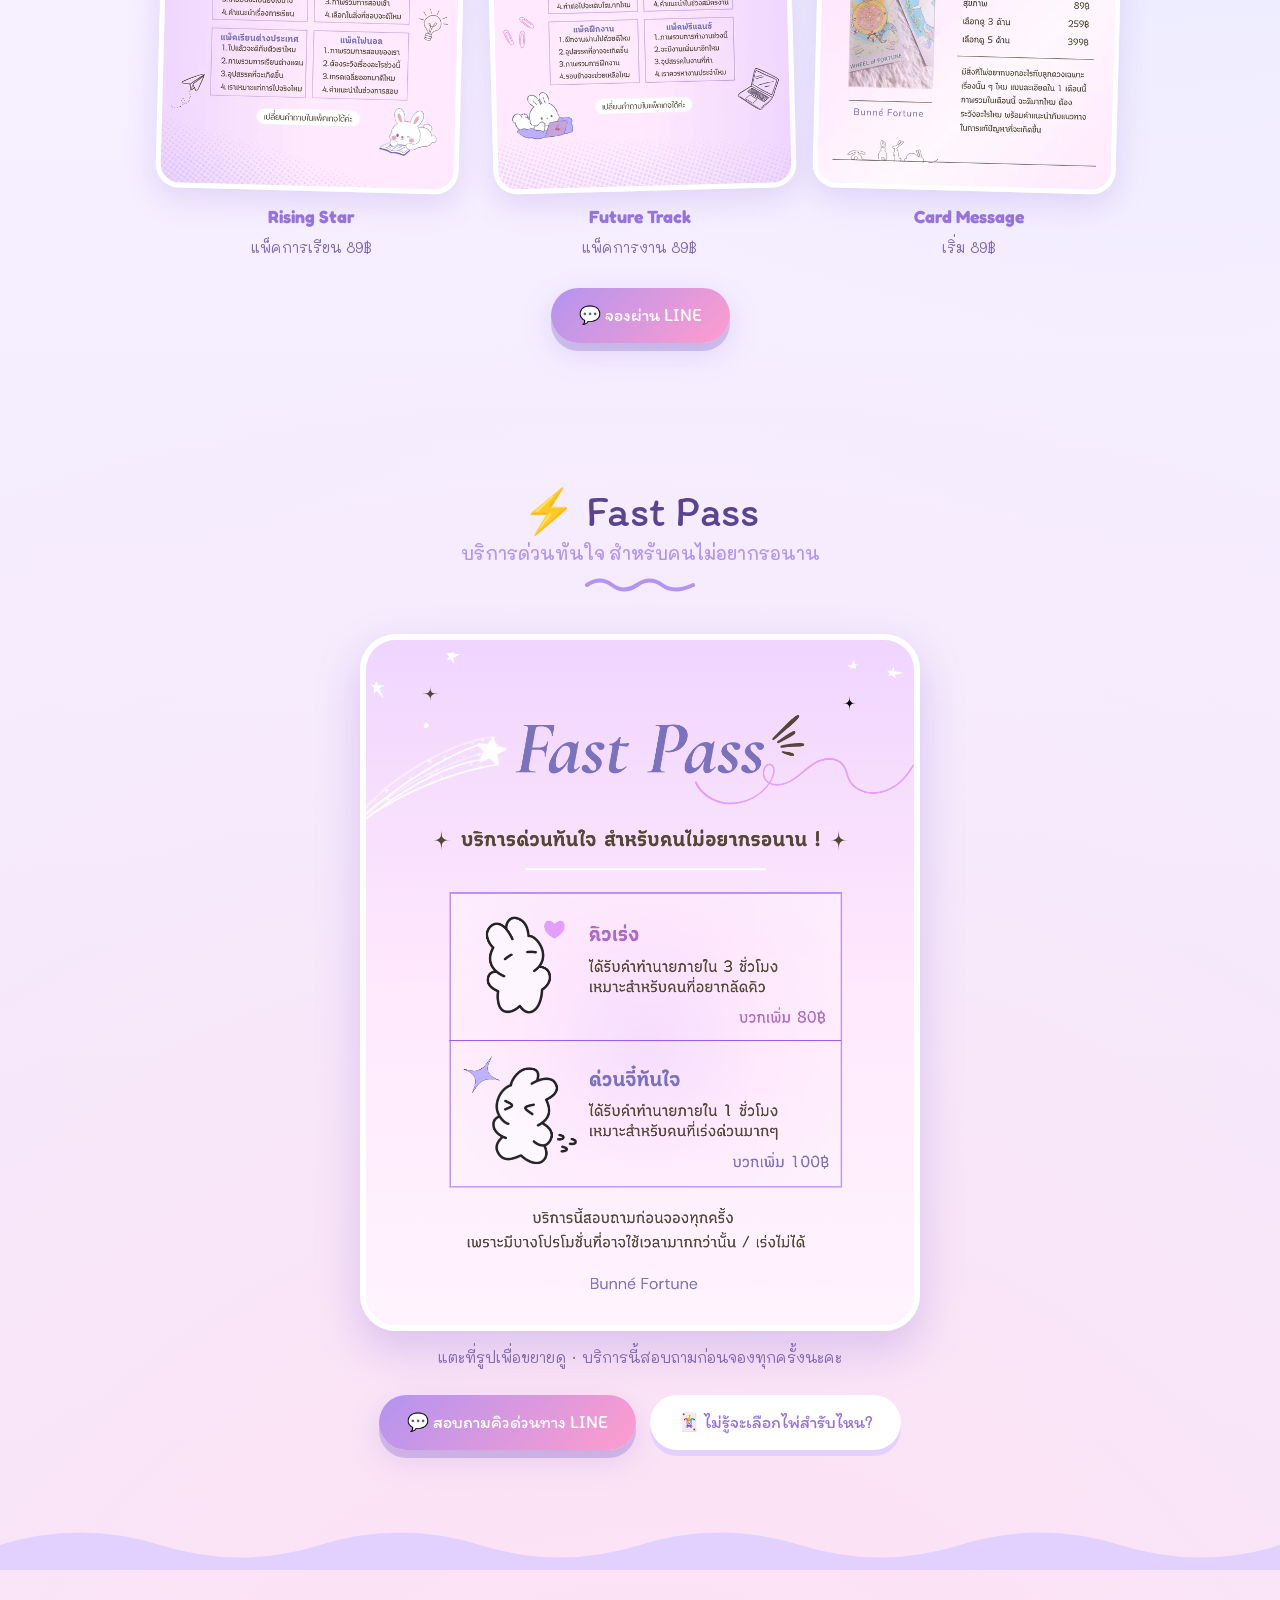
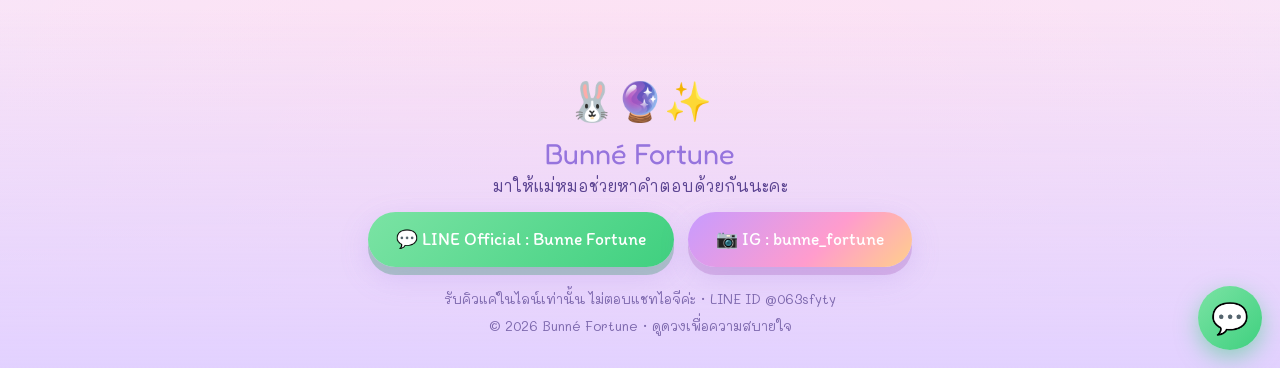
<file: packages.html>
<!DOCTYPE html>
<html lang="th">
<head>
  <meta charset="UTF-8">
  <meta name="viewport" content="width=device-width, initial-scale=1">
  <title>แพ็คเกจทั้งหมด — Bunné Fortune</title>
  <link rel="icon" type="image/png" href="images/favicon.png">
  <link rel="stylesheet" href="style.css">
</head>
<body>
  <header id="site-header"></header>

  <main>
    <div class="page-hero container">
      <h1>🔮 แพ็คเกจทั้งหมด</h1>
      <p>รายละเอียดแพ็คเกจและราคาทั้งหมด อยู่ที่เว็บไซต์ของร้านค่ะ</p>
    </div>

    <section style="padding-top:30px">
      <div class="container">
        <!-- ลิงก์ไปเว็บแพ็คเกจ (ตั้งค่าใน script.js → LINKS.packages) -->
        <div class="card big-link reveal">
          <div class="big-emoji">🔮</div>
          <h2>ดูแพ็คเกจทั้งหมดที่เว็บไซต์ร้าน</h2>
          <p>เลือกแพ็คเกจที่สนใจ แล้วกลับมาจองคิวผ่าน LINE ได้เลยนะคะ</p>
          <a class="btn js-packages" href="#">✨ เปิดดูแพ็คเกจทั้งหมด</a>
        </div>
      </div>
    </section>

    <!-- ===== โปสเตอร์แพ็คเกจ ===== -->
    <section>
      <div class="container">
        <div class="sec-title reveal">
          <h2>🖼️ โปสเตอร์แพ็คเกจ</h2>
          <div class="en-sub">แตะที่รูปเพื่อขยายดูรายละเอียด</div>
          <span class="squiggle"></span>
        </div>
        <div class="poster-grid">
          <figure class="poster-item zoomable reveal">
            <img src="images/poster-sweet-spark-thumb.webp" data-full="images/poster-sweet-spark.webp" width="540" height="675" alt="โปสเตอร์แพ็คเกจ Sweet Spark แพ็คความรัก 89฿" loading="lazy">
            <figcaption><b>Sweet Spark</b><span>แพ็คความรัก 89฿</span></figcaption>
          </figure>
          <figure class="poster-item zoomable reveal">
            <img src="images/poster-whisper-thumb.webp" data-full="images/poster-whisper.webp" width="540" height="675" alt="โปสเตอร์แพ็คเกจ Whisper Cards ภาพรวม 3 เดือน 89฿" loading="lazy">
            <figcaption><b>Whisper Cards</b><span>ภาพรวม 3 เดือน 89฿</span></figcaption>
          </figure>
          <figure class="poster-item zoomable reveal">
            <img src="images/poster-wallpaper-thumb.webp" data-full="images/poster-wallpaper.webp" width="540" height="675" alt="โปสเตอร์แพ็คเกจ Wallpaper Mutelu เริ่ม 99฿" loading="lazy">
            <figcaption><b>Wallpaper Mutelu</b><span>เริ่ม 99฿</span></figcaption>
          </figure>
          <figure class="poster-item zoomable reveal">
            <img src="images/poster-rising-star-thumb.webp" data-full="images/poster-rising-star.webp" width="540" height="675" alt="โปสเตอร์แพ็คเกจ Rising Star แพ็คการเรียน 89฿" loading="lazy">
            <figcaption><b>Rising Star</b><span>แพ็คการเรียน 89฿</span></figcaption>
          </figure>
          <figure class="poster-item zoomable reveal">
            <img src="images/poster-future-track-thumb.webp" data-full="images/poster-future-track.webp" width="540" height="675" alt="โปสเตอร์แพ็คเกจ Future Track แพ็คการงาน 89฿" loading="lazy">
            <figcaption><b>Future Track</b><span>แพ็คการงาน 89฿</span></figcaption>
          </figure>
          <figure class="poster-item zoomable reveal">
            <img src="images/poster-card-message-thumb.webp" data-full="images/poster-card-message.webp" width="540" height="675" alt="โปสเตอร์แพ็คเกจ Card Message เริ่ม 89฿" loading="lazy">
            <figcaption><b>Card Message</b><span>เริ่ม 89฿</span></figcaption>
          </figure>
        </div>
        <div class="center-row" style="margin-top:28px">
          <a class="btn js-line" href="#">💬 จองผ่าน LINE</a>
        </div>
      </div>
    </section>

    <!-- ===== Fast Pass (รูปจากร้าน) ===== -->
    <section>
      <div class="container">
        <div class="sec-title reveal">
          <h2>⚡ Fast Pass</h2>
          <div class="en-sub">บริการด่วนทันใจ สำหรับคนไม่อยากรอนาน</div>
          <span class="squiggle"></span>
        </div>
        <div class="info-img zoomable reveal">
          <img src="images/fast-pass.png" alt="Fast Pass: คิวเร่ง ภายใน 3 ชั่วโมง บวกเพิ่ม 80 บาท / ด่วนจี๋ทันใจ ภายใน 1 ชั่วโมง บวกเพิ่ม 100 บาท" loading="lazy">
        </div>
        <p class="img-caption">แตะที่รูปเพื่อขยายดู · บริการนี้สอบถามก่อนจองทุกครั้งนะคะ</p>
        <div class="center-row" style="margin-top:24px">
          <a class="btn js-line" href="#">💬 สอบถามคิวด่วนทาง LINE</a>
          <a class="btn ghost" href="index.html#decks">🃏 ไม่รู้จะเลือกไพ่สำรับไหน?</a>
        </div>
      </div>
    </section>
  </main>

  <footer id="site-footer"></footer>
  <script src="script.js"></script>
</body>
</html>
</file>
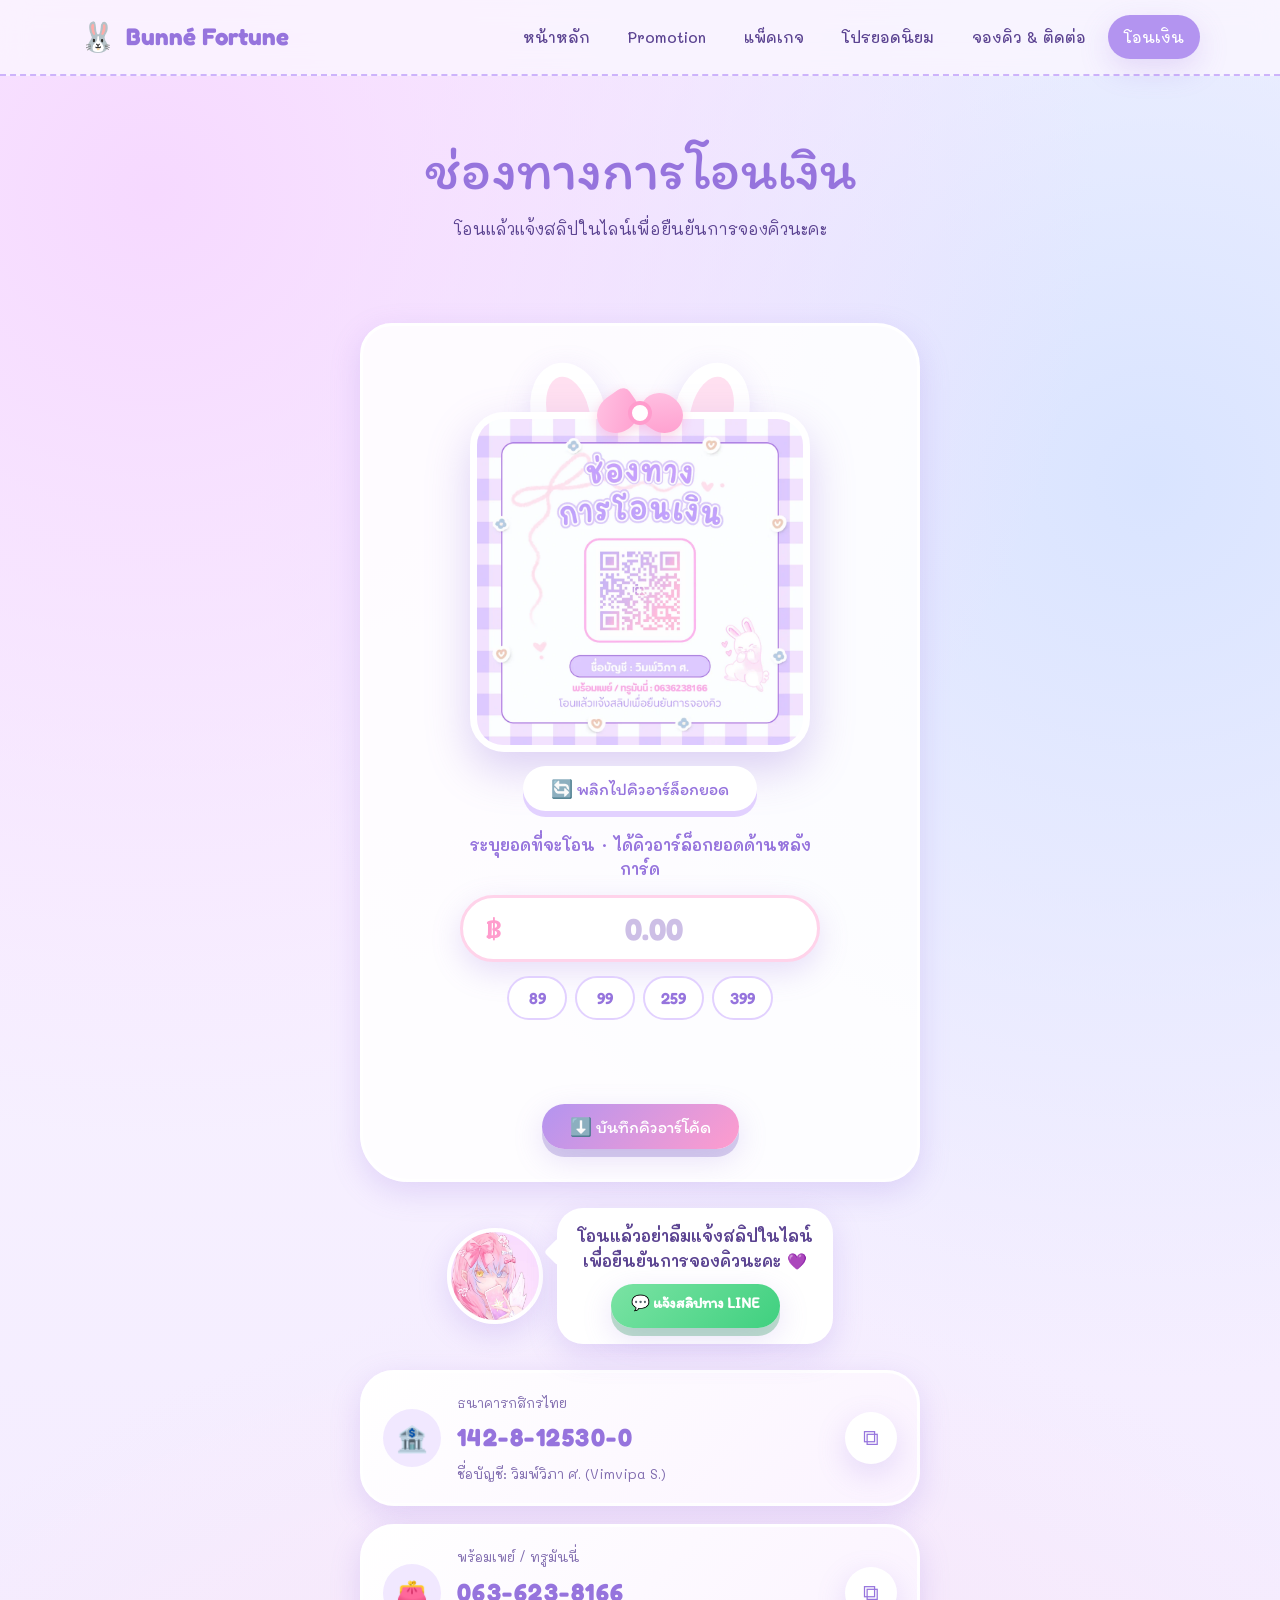
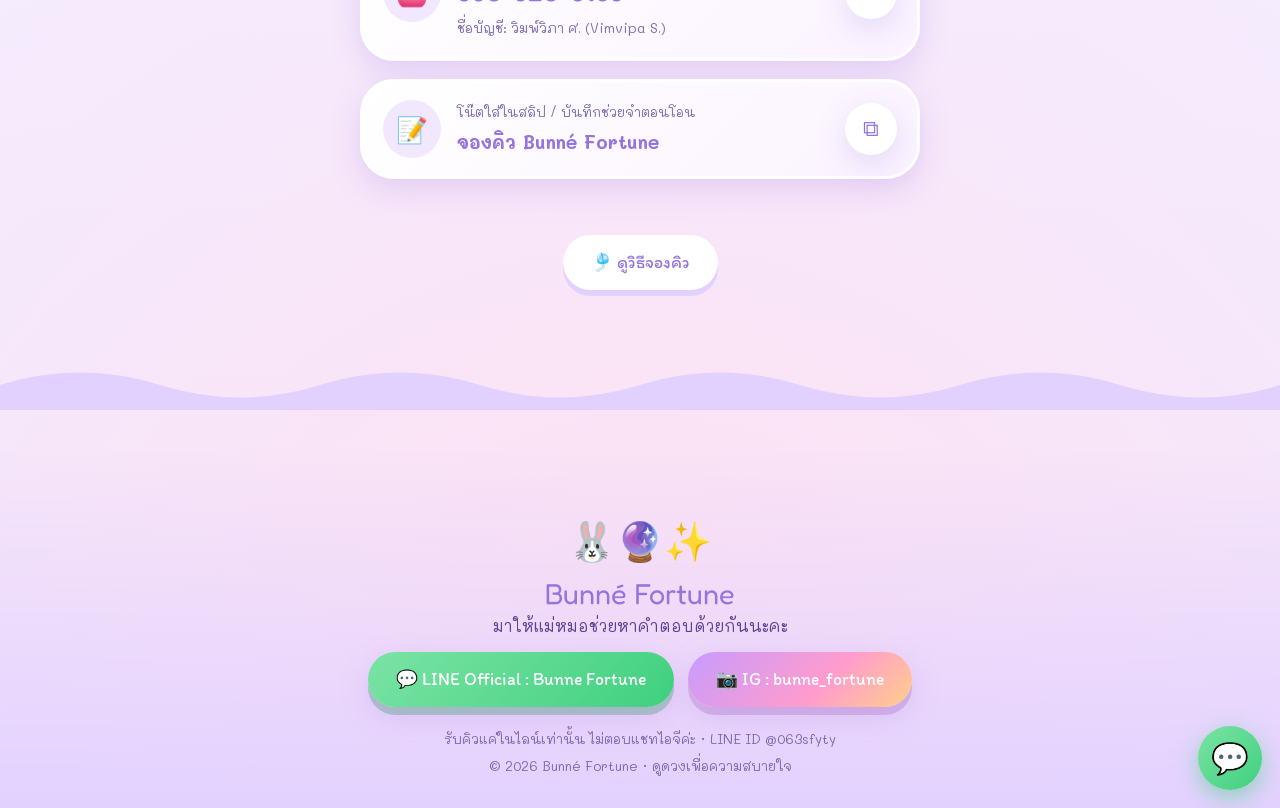
<file: payment.html>
<!DOCTYPE html>
<html lang="th">
<head>
  <meta charset="UTF-8">
  <meta name="viewport" content="width=device-width, initial-scale=1">
  <title>ช่องทางการโอนเงิน — Bunné Fortune</title>
  <link rel="icon" type="image/png" href="images/favicon.png">
  <link rel="stylesheet" href="style.css">
</head>
<body>
  <header id="site-header"></header>

  <main>
    <div class="page-hero container">
      <h1>ช่องทางการโอนเงิน</h1>
      <p>โอนแล้วแจ้งสลิปในไลน์เพื่อยืนยันการจองคิวนะคะ</p>
    </div>

    <section>
      <div class="container pay-wrap">

        <!-- ===== การ์ดคิวอาร์ (พลิกได้) ===== -->
        <div class="card pay-card reveal">
          <div class="qr-flip" id="qrFlip">
            <span class="qr-ear l" aria-hidden="true"></span>
            <span class="qr-ear r" aria-hidden="true"></span>
            <span class="qr-bow" aria-hidden="true"><i></i><i></i><b></b></span>
            <div class="payqr-frame">
              <div class="qr-inner">
                <div class="qr-face qr-front" id="qrFront">
                  <img src="images/pay-poster.webp" width="900" height="900" alt="โปสเตอร์ช่องทางการโอนเงิน Bunné Fortune มี QR Code พร้อมชื่อบัญชี วิมพ์วิภา ศ. และเบอร์พร้อมเพย์ทรูมันนี่">
                </div>
                <div class="qr-face qr-back" id="qrBack" aria-hidden="true">
                  <canvas id="qrCanvas" width="600" height="600" role="img" aria-label="คิวอาร์โค้ดล็อกยอด"></canvas>
                  <div class="qr-empty" id="qrEmpty">กรอกยอดด้านล่าง<br>เพื่อสร้างคิวอาร์ล็อกยอด ✨</div>
                  <div class="qr-caption" id="qrCaption"></div>
                </div>
              </div>
            </div>
          </div>

          <button class="btn ghost" id="flipBtn" type="button" aria-pressed="false">พลิกไปคิวอาร์ล็อกยอด</button>

          <label class="pay-label" for="amount">ระบุยอดที่จะโอน · ได้คิวอาร์ล็อกยอดด้านหลังการ์ด</label>
          <div class="amount-pill">
            <span aria-hidden="true">฿</span>
            <input id="amount" type="text" inputmode="decimal" placeholder="0.00" autocomplete="off" aria-describedby="amtMsg">
          </div>
          <div class="chips" aria-label="เลือกยอดตามแพ็คเกจ">
            <button type="button" data-amt="89">89</button>
            <button type="button" data-amt="99">99</button>
            <button type="button" data-amt="259">259</button>
            <button type="button" data-amt="399">399</button>
          </div>
          <p class="pay-msg" id="amtMsg" role="status" aria-live="polite"></p>

          <button class="btn" id="saveBtn" type="button">⬇️ บันทึกคิวอาร์โค้ด</button>
        </div>

        <!-- ===== น้องกระต่ายพูด ===== -->
        <div class="pay-say reveal">
          <img src="images/avatar.webp" width="320" height="320" alt="ภาพวาดแม่หมอถือไพ่" loading="lazy">
          <div class="bubble">โอนแล้วอย่าลืมแจ้งสลิปในไลน์<br>เพื่อยืนยันการจองคิวนะคะ 💜
            <a class="btn line js-line" href="#" style="margin-top:10px;font-size:.95rem;padding:8px 20px">💬 แจ้งสลิปทาง LINE</a>
          </div>
        </div>

        <!-- ===== บัญชีธนาคาร / วอลเล็ต ===== -->
        <div class="acct-list">
          <article class="acct reveal">
            <div class="acct-ic" aria-hidden="true">🏦</div>
            <div class="acct-body">
              <small>ธนาคารกสิกรไทย</small>
              <b class="acct-no">142-8-12530-0</b>
              <span>ชื่อบัญชี: วิมพ์วิภา ศ. (Vimvipa S.)</span>
            </div>
            <button class="copy-btn" type="button" data-copy="1428125300" data-what="เลขบัญชีกสิกรไทย" aria-label="คัดลอกเลขบัญชีกสิกรไทย">⧉</button>
          </article>

          <article class="acct reveal">
            <div class="acct-ic" aria-hidden="true">👛</div>
            <div class="acct-body">
              <small>พร้อมเพย์ / ทรูมันนี่</small>
              <b class="acct-no">063-623-8166</b>
              <span>ชื่อบัญชี: วิมพ์วิภา ศ. (Vimvipa S.)</span>
            </div>
            <button class="copy-btn" type="button" data-copy="0636238166" data-what="เบอร์พร้อมเพย์ / ทรูมันนี่" aria-label="คัดลอกเบอร์พร้อมเพย์ทรูมันนี่">⧉</button>
          </article>

          <article class="acct reveal">
            <div class="acct-ic" aria-hidden="true">📝</div>
            <div class="acct-body">
              <small>โน๊ตใส่ในสลิป / บันทึกช่วยจำตอนโอน</small>
              <b class="acct-note">จองคิว Bunné Fortune</b>
            </div>
            <button class="copy-btn" type="button" data-copy="จองคิว Bunné Fortune" data-what="ข้อความโน๊ต" aria-label="คัดลอกข้อความโน๊ต">⧉</button>
          </article>
        </div>

        <div class="center-row reveal" style="margin-top:30px">
          <a class="btn ghost" href="booking.html">🎐 ดูวิธีจองคิว</a>
        </div>
      </div>
    </section>
  </main>

  <div class="toast" id="toast" role="status" aria-live="polite"></div>

  <footer id="site-footer"></footer>
  <script src="qr.js"></script>
  <script src="script.js"></script>
  <script src="payment.js"></script>
</body>
</html>
</file>
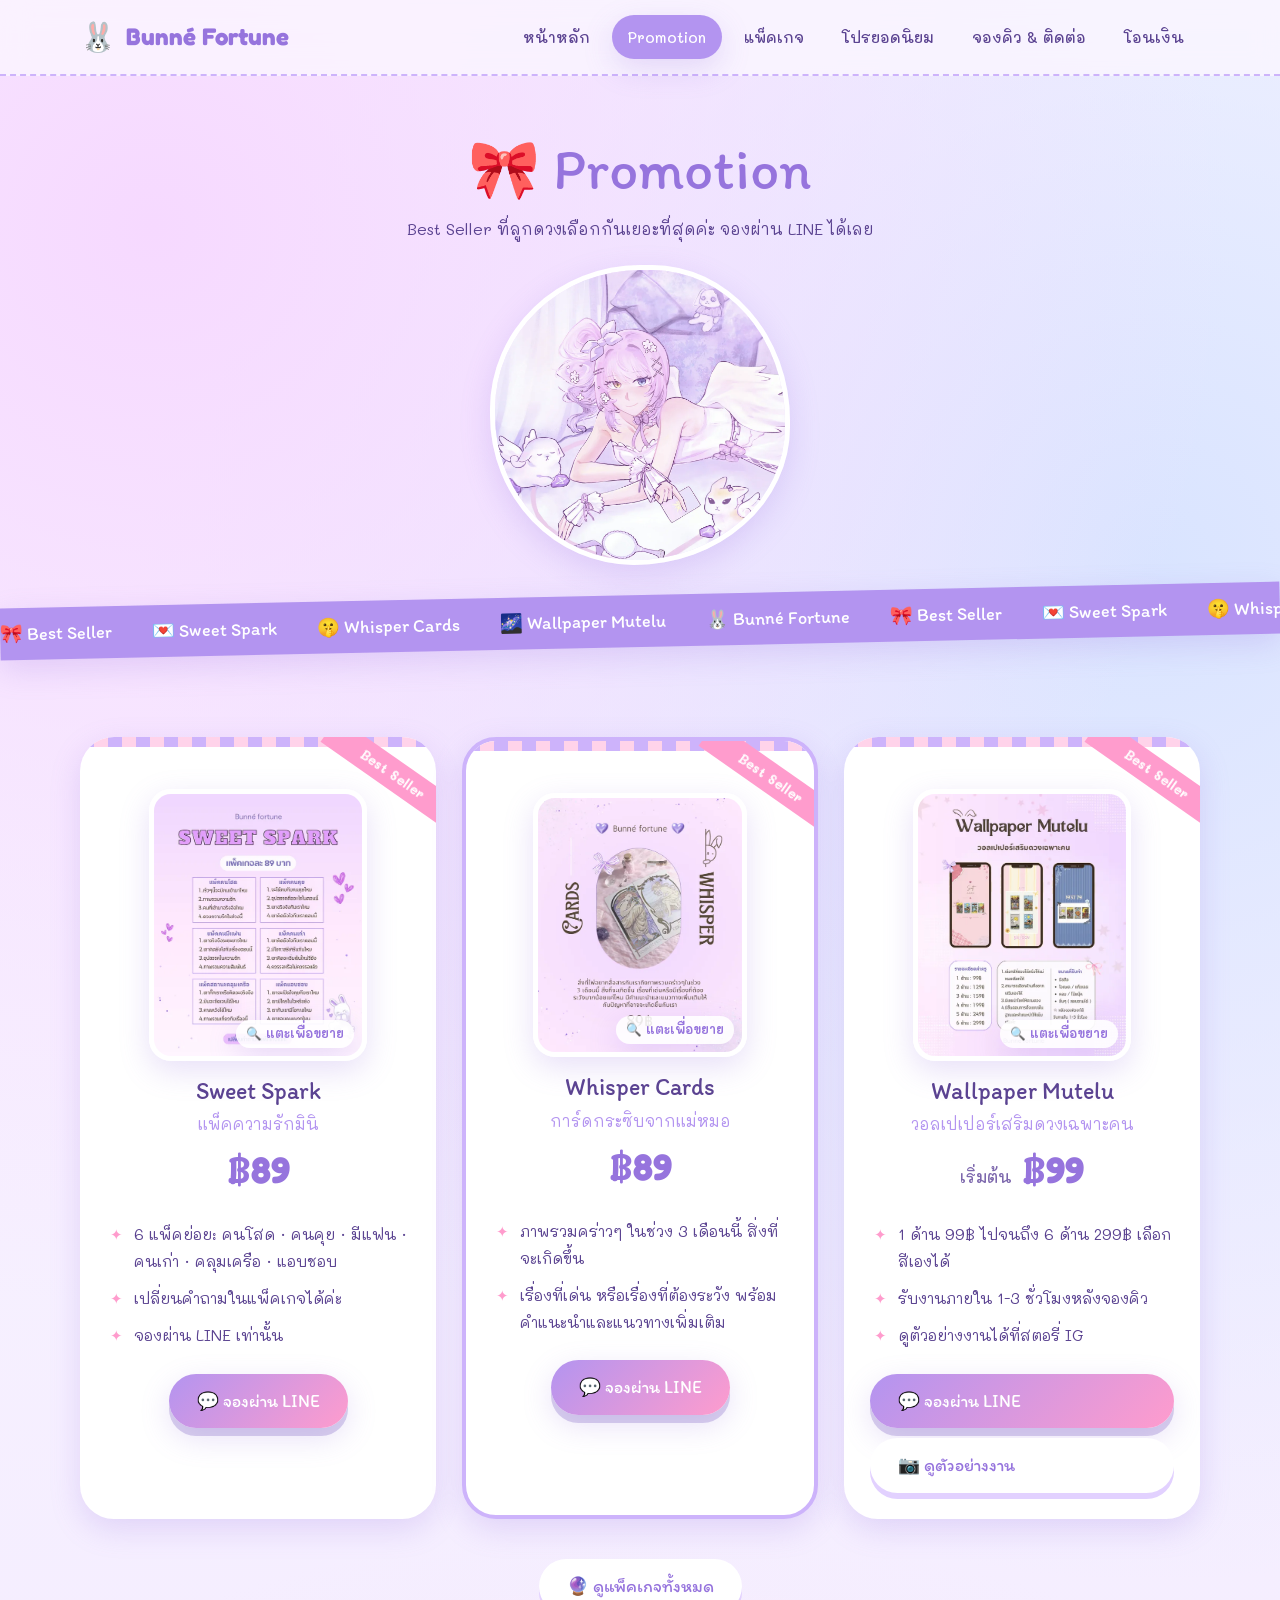
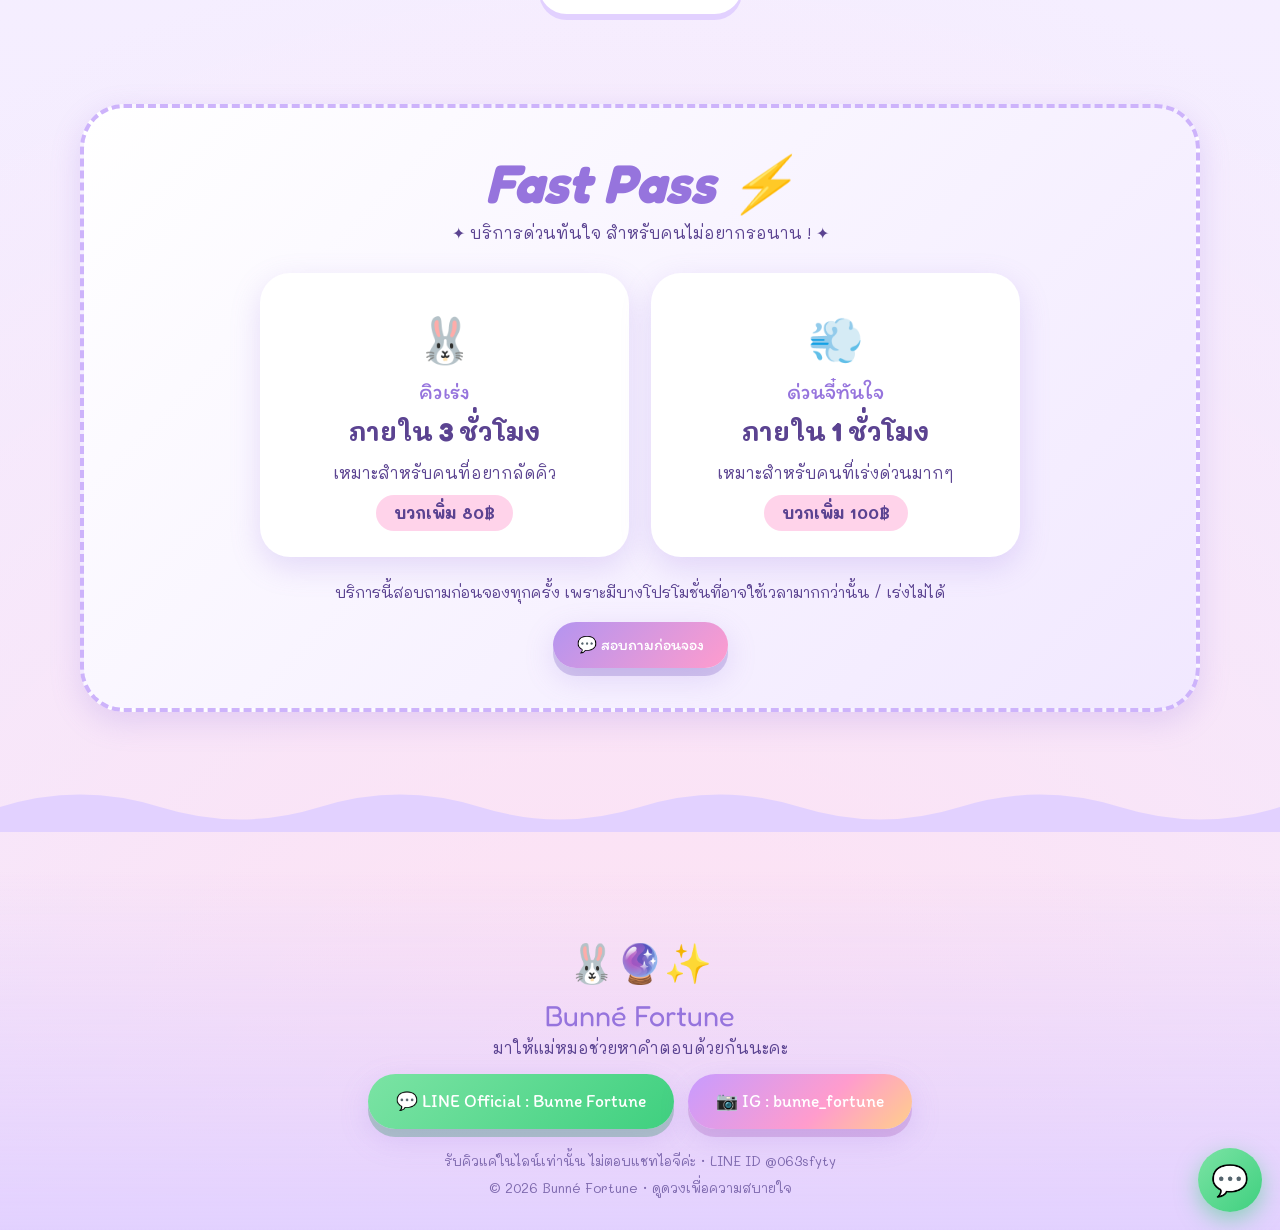
<file: promotion.html>
<!DOCTYPE html>
<html lang="th">
<head>
  <meta charset="UTF-8">
  <meta name="viewport" content="width=device-width, initial-scale=1">
  <title>Promotion — Bunné Fortune</title>
  <link rel="icon" type="image/png" href="images/favicon.png">
  <link rel="stylesheet" href="style.css">
</head>
<body>
  <header id="site-header"></header>

  <main>
    <div class="page-hero container">
      <h1>🎀 Promotion</h1>
      <p>Best Seller ที่ลูกดวงเลือกกันเยอะที่สุดค่ะ จองผ่าน LINE ได้เลย</p>
      <img class="scene-art" src="images/scene.webp" width="1100" height="1100" alt="ภาพวาดแม่หมอนอนเล่นบนเตียงกับกระต่ายมีปีก ไพ่ และกระจกบานเล็ก" loading="lazy">
    </div>

    <div class="ribbon" aria-hidden="true">
      <div class="ribbon-track">
        <span>🎀 Best Seller</span><span>💌 Sweet Spark</span><span>🤫 Whisper Cards</span><span>🌌 Wallpaper Mutelu</span><span>🐰 Bunné Fortune</span>
        <span>🎀 Best Seller</span><span>💌 Sweet Spark</span><span>🤫 Whisper Cards</span><span>🌌 Wallpaper Mutelu</span><span>🐰 Bunné Fortune</span>
      </div>
    </div>

    <!-- ===== Best Seller ===== -->
    <section>
      <div class="container">
        <div class="grid g3">
          <!-- ★ ราคาตามที่ร้านแจ้ง / ข้อความใต้ราคาแก้ได้เลย ★ -->
          <article class="promo-card reveal"><span class="tag">Best Seller</span>
            <div class="poster-thumb zoomable">
              <img src="images/poster-sweet-spark-thumb.webp" data-full="images/poster-sweet-spark.webp" width="540" height="675" alt="โปสเตอร์แพ็คเกจ Sweet Spark แพ็คความรัก 6 แบบ คนโสด คนคุย คนมีแฟน คนเก่า สถานะคลุมเครือ แอบชอบ แพ็คเกจละ 89 บาท" loading="lazy">
              <span class="zoom-hint">🔍 แตะเพื่อขยาย</span>
            </div>
            <h3>Sweet Spark</h3>
            <div class="en" style="color:var(--lilac-400)">แพ็คความรักมินิ</div>
            <div class="price">฿89</div>
            <ul>
              <li>6 แพ็คย่อย: คนโสด · คนคุย · มีแฟน · คนเก่า · คลุมเครือ · แอบชอบ</li>
              <li>เปลี่ยนคำถามในแพ็คเกจได้ค่ะ</li>
              <li>จองผ่าน LINE เท่านั้น</li>
            </ul>
            <a class="btn js-line" href="#">💬 จองผ่าน LINE</a>
          </article>

          <article class="promo-card best reveal"><span class="tag">Best Seller</span>
            <div class="poster-thumb zoomable">
              <img src="images/poster-whisper-thumb.webp" data-full="images/poster-whisper.webp" width="540" height="675" alt="โปสเตอร์ Whisper Cards สิ่งที่ไพ่อยากสื่อสารถึงภาพรวมช่วง 3 เดือน ราคา 89 บาท" loading="lazy">
              <span class="zoom-hint">🔍 แตะเพื่อขยาย</span>
            </div>
            <h3>Whisper Cards</h3>
            <div class="en" style="color:var(--lilac-400)">การ์ดกระซิบจากแม่หมอ</div>
            <div class="price">฿89</div>
            <ul>
              <li>ภาพรวมคร่าวๆ ในช่วง 3 เดือนนี้ สิ่งที่จะเกิดขึ้น</li>
              <li>เรื่องที่เด่น หรือเรื่องที่ต้องระวัง พร้อมคำแนะนำและแนวทางเพิ่มเติม</li>
            </ul>
            <a class="btn js-line" href="#">💬 จองผ่าน LINE</a>
          </article>

          <article class="promo-card reveal"><span class="tag">Best Seller</span>
            <div class="poster-thumb zoomable">
              <img src="images/poster-wallpaper-thumb.webp" data-full="images/poster-wallpaper.webp" width="540" height="675" alt="โปสเตอร์ Wallpaper Mutelu วอลเปเปอร์เสริมดวงเฉพาะคน 1 ด้าน 99 บาท ถึง 6 ด้าน 299 บาท" loading="lazy">
              <span class="zoom-hint">🔍 แตะเพื่อขยาย</span>
            </div>
            <h3>Wallpaper Mutelu</h3>
            <div class="en" style="color:var(--lilac-400)">วอลเปเปอร์เสริมดวงเฉพาะคน</div>
            <div class="price"><small>เริ่มต้น</small> ฿99</div>
            <ul>
              <li>1 ด้าน 99฿ ไปจนถึง 6 ด้าน 299฿ เลือกสีเองได้</li>
              <li>รับงานภายใน 1-3 ชั่วโมงหลังจองคิว</li>
              <li>ดูตัวอย่างงานได้ที่สตอรี่ IG</li>
            </ul>
            <div style="display:grid;gap:10px">
              <a class="btn js-line" href="#">💬 จองผ่าน LINE</a>
              <a class="btn ghost js-wallpaper" href="#">📷 ดูตัวอย่างงาน</a>
            </div>
          </article>
        </div>

        <div style="text-align:center;margin-top:40px" class="reveal">
          <a href="packages.html" class="btn ghost">🔮 ดูแพ็คเกจทั้งหมด</a>
        </div>
      </div>
    </section>

    <!-- ===== Fast Pass ===== -->
    <section style="padding-top:20px">
      <div class="container">
        <div class="fast-wrap reveal">
          <div class="fast-title">
            <h2>Fast Pass <span>⚡</span></h2>
            <p>✦ บริการด่วนทันใจ สำหรับคนไม่อยากรอนาน ! ✦</p>
          </div>
          <div class="fast-grid">
            <div class="fast-card">
              <span class="em">🐰</span>
              <h3>คิวเร่ง</h3>
              <div class="time">ภายใน 3 ชั่วโมง</div>
              <p>เหมาะสำหรับคนที่อยากลัดคิว</p>
              <span class="plus-price">บวกเพิ่ม 80฿</span>
            </div>
            <div class="fast-card">
              <span class="em">💨</span>
              <h3>ด่วนจี๋ทันใจ</h3>
              <div class="time">ภายใน 1 ชั่วโมง</div>
              <p>เหมาะสำหรับคนที่เร่งด่วนมากๆ</p>
              <span class="plus-price">บวกเพิ่ม 100฿</span>
            </div>
          </div>
          <p class="fast-note">บริการนี้สอบถามก่อนจองทุกครั้ง เพราะมีบางโปรโมชั่นที่อาจใช้เวลามากกว่านั้น / เร่งไม่ได้<br>
            <a class="btn js-line" href="#" style="margin-top:16px;font-size:1rem;padding:9px 24px">💬 สอบถามก่อนจอง</a></p>
        </div>
      </div>
    </section>
  </main>

  <footer id="site-footer"></footer>
  <script src="script.js"></script>
</body>
</html>
</file>
<file: style.css>
/* ==========================================================
   Bunné Fortune — style.css
   ธีมม่วงพาสเทล น่ารัก / ฟอนต์: Mali + Itim (ไทย) , Fredoka (อังกฤษ)
   แก้สีทั้งเว็บได้ที่ :root ด้านล่าง
   ========================================================== */
@import url('https://fonts.googleapis.com/css2?family=Fredoka:wght@400;500;600;700&family=Itim&family=Mali:wght@300;400;500;600;700&display=swap');

:root {
  --lilac-50: #faf6ff;
  --lilac-100: #f1e8ff;
  --lilac-200: #e2d1ff;
  --lilac-300: #cdb3fb;
  --lilac-400: #b394f0;
  --lilac-500: #9674dd;
  --plum: #5b4391;       /* สีตัวอักษรหลัก */
  --plum-soft: #7d68ad;
  --pink: #ffd3ea;
  --pink-deep: #ff9ccd;
  --butter: #fff0b8;
  --mint: #d3f5e6;
  --white: #ffffff;

  --font-en: 'Fredoka', 'Mali', sans-serif;
  --font-th-head: 'Itim', 'Fredoka', cursive;
  --font-th: 'Mali', 'Fredoka', sans-serif;

  --r-blob: 32px 44px 36px 48px;
  --shadow: 0 10px 30px rgba(150, 116, 221, .22);
  --shadow-lg: 0 18px 44px rgba(150, 116, 221, .32);
}

* { box-sizing: border-box; margin: 0; padding: 0; }
html { scroll-behavior: smooth; -webkit-text-size-adjust: 100%; text-size-adjust: 100%; background: var(--lilac-50); }
/* พื้นหลังไล่สี: ใช้ชั้น fixed แทน background-attachment:fixed (iOS Safari ไม่รองรับ) */
body::before {
  content: ''; position: fixed; inset: 0; z-index: -1; pointer-events: none;
  background:
    radial-gradient(circle at 12% 8%, #f6d9ff 0, transparent 38%),
    radial-gradient(circle at 90% 20%, #d9e4ff 0, transparent 40%),
    radial-gradient(circle at 50% 100%, #ffe0f1 0, transparent 45%),
    linear-gradient(180deg, var(--lilac-50), var(--lilac-100));
}
a, button, .zoomable, .idc, .flip, .chip { -webkit-tap-highlight-color: rgba(179, 148, 240, .25); touch-action: manipulation; }
body {
  font-family: var(--font-th);
  color: var(--plum);
  line-height: 1.75;
  min-height: 100vh;
  min-height: 100dvh;
  overflow-x: hidden;
  overflow-x: clip;
  animation: pageIn .7s ease both;
}
body.leaving { animation: pageOut .35s ease forwards; }
@keyframes pageIn { from { opacity: 0; transform: translateY(14px); } to { opacity: 1; transform: none; } }
@keyframes pageOut { to { opacity: 0; transform: translateY(-10px); } }

img { max-width: 100%; display: block; }
a { color: inherit; text-decoration: none; }
h1, h2, h3 { font-family: var(--font-th-head); font-weight: 400; line-height: 1.3; }
.en { font-family: var(--font-en); }

/* ---------- พื้นหลังดาวลอย (สร้างด้วย script.js) ---------- */
#sky { position: fixed; inset: 0; pointer-events: none; z-index: 0; overflow: hidden; }
.floaty {
  position: absolute; bottom: -40px; opacity: .0;
  animation: rise linear infinite;
  filter: drop-shadow(0 2px 4px rgba(150,116,221,.25));
}
@keyframes rise {
  0% { transform: translateY(0) rotate(0deg); opacity: 0; }
  10% { opacity: .8; }
  90% { opacity: .8; }
  100% { transform: translateY(-110vh) rotate(360deg); opacity: 0; }
}
.sparkle-trail {
  position: fixed; pointer-events: none; z-index: 999;
  font-size: 16px; animation: spark .9s ease-out forwards;
}
@keyframes spark {
  from { transform: translate(-50%, -50%) scale(1) rotate(0); opacity: 1; }
  to { transform: translate(-50%, calc(-50% + 26px)) scale(.2) rotate(120deg); opacity: 0; }
}

main, header, footer, .float-line { position: relative; z-index: 2; }
.container { width: min(1120px, 92%); margin-inline: auto; }
section { padding: 70px 0; }

/* ---------- Navbar ---------- */
.navbar {
  position: sticky; top: 0; z-index: 50;
  background: rgba(250, 246, 255, .82);
  -webkit-backdrop-filter: blur(14px);
  backdrop-filter: blur(14px);
  border-bottom: 2px dashed var(--lilac-300);
}
.nav-inner { display: flex; align-items: center; justify-content: space-between; padding: 12px 0; gap: 16px; }
.brand { display: flex; align-items: center; gap: 10px; font-family: var(--font-en); font-weight: 700; font-size: 1.5rem; color: var(--lilac-500); }
.brand .bun { font-size: 1.8rem; display: inline-block; animation: hop 2.4s ease-in-out infinite; transform-origin: bottom; }
@keyframes hop {
  0%, 60%, 100% { transform: translateY(0) scaleY(1); }
  70% { transform: translateY(-9px) scaleY(1.08); }
  80% { transform: translateY(0) scaleY(.9); }
  90% { transform: translateY(-3px); }
}
.nav-links { display: flex; gap: 6px; list-style: none; }
.nav-links a {
  display: block; padding: 8px 16px; border-radius: 999px;
  font-weight: 500; font-size: .95rem; transition: .25s;
}
@media (hover: hover) { .nav-links a:hover { background: var(--lilac-200); transform: translateY(-2px) rotate(-2deg); } }
.nav-links a.active { background: var(--lilac-400); color: #fff; box-shadow: var(--shadow); }
.burger { display: none; background: var(--lilac-200); border: 0; border-radius: 14px; font-size: 1.4rem; padding: 6px 12px; cursor: pointer; color: var(--plum); }

/* ---------- ปุ่ม ---------- */
.btn {
  display: inline-flex; align-items: center; gap: 8px;
  font-family: var(--font-th-head); font-size: 1.1rem;
  padding: 12px 28px; border-radius: 999px; border: 0; cursor: pointer;
  background: linear-gradient(135deg, var(--lilac-400), var(--pink-deep));
  color: #fff; box-shadow: 0 8px 0 rgba(120, 90, 190, .28), var(--shadow);
  transition: transform .15s, box-shadow .15s;
  position: relative; overflow: hidden;
}
.btn::after {
  content: ''; position: absolute; top: 0; left: -80%; width: 50%; height: 100%;
  background: linear-gradient(100deg, transparent, rgba(255,255,255,.55), transparent);
  transform: skewX(-20deg); animation: shine 3.2s infinite;
}
@keyframes shine { 0%, 55% { left: -80%; } 100% { left: 140%; } }
@media (hover: hover) { .btn:hover { transform: translateY(-4px) scale(1.04); } }
.btn:active { transform: translateY(5px); box-shadow: 0 3px 0 rgba(120, 90, 190, .28); }
.btn.ghost { background: #fff; color: var(--lilac-500); box-shadow: 0 6px 0 var(--lilac-200); }
.btn.line { background: linear-gradient(135deg, #7be3a4, #3fd07f); box-shadow: 0 8px 0 rgba(40, 150, 90, .3), var(--shadow); }

/* ---------- หัวข้อ section ---------- */
.sec-title { text-align: center; margin-bottom: 42px; }
.sec-title h2 { font-size: clamp(1.9rem, 4vw, 2.7rem); color: var(--plum); }
.sec-title .en-sub { font-family: var(--font-en); font-weight: 500; color: var(--lilac-400); font-size: 1.1rem; }
.sec-title .squiggle { display: block; margin: 8px auto 0; width: 110px; height: 14px;
  background: url("data:image/svg+xml,%3Csvg xmlns='http://www.w3.org/2000/svg' width='110' height='14'%3E%3Cpath d='M2 7 Q 15 -2 27 7 T 52 7 T 77 7 T 108 7' fill='none' stroke='%23b394f0' stroke-width='4' stroke-linecap='round'/%3E%3C/svg%3E") center/contain no-repeat;
  animation: wiggle 2.8s ease-in-out infinite; }
@keyframes wiggle { 50% { transform: translateX(8px) rotate(2deg); } }

/* ---------- Hero ---------- */
.hero { padding: 60px 0 40px; }
.hero-grid { display: grid; grid-template-columns: 1.1fr .9fr; gap: 40px; align-items: center; }
.hero-badge {
  display: inline-block; background: var(--pink); padding: 6px 18px; border-radius: 999px;
  font-weight: 600; margin-bottom: 14px; animation: bob 3s ease-in-out infinite;
}
@keyframes bob { 50% { transform: translateY(-6px) rotate(-2deg); } }
.hero h1 { font-family: var(--font-en); font-weight: 700; font-size: clamp(2.8rem, 8vw, 5.2rem); color: var(--lilac-500); line-height: 1.05; }
.hero h1 span { display: inline-block; animation: letter 2.6s ease-in-out infinite; }
.hero h1 span:nth-child(2n) { animation-delay: .2s; color: var(--pink-deep); }
.hero h1 span:nth-child(3n) { animation-delay: .4s; }
@keyframes letter { 0%, 100% { transform: translateY(0) rotate(0); } 50% { transform: translateY(-8px) rotate(-4deg); } }
.hero .tagline { font-family: var(--font-th-head); font-size: 1.5rem; margin: 10px 0 24px; }
.hero-cta { display: flex; flex-wrap: wrap; gap: 14px; }

/* ไพ่ทาโรต์ลอยๆ + กระต่าย */
.card-stage { position: relative; height: 420px; display: grid; place-items: center; }
.tarot-fan { position: relative; width: 240px; height: 340px; }
.tarot {
  position: absolute; inset: 0; border-radius: 22px;
  background: linear-gradient(160deg, #fff, var(--lilac-100));
  border: 4px solid #fff; outline: 3px dashed var(--lilac-300); outline-offset: -12px;
  box-shadow: var(--shadow-lg);
  display: grid; place-items: center; font-size: 5rem;
  transform-origin: 50% 110%;
  animation: fan 5s ease-in-out infinite;
}
.tarot small { position: absolute; bottom: 22px; font-family: var(--font-en); font-size: .9rem; font-weight: 600; color: var(--lilac-400); }
.tarot.t1 { background: linear-gradient(160deg, #ffe4f3, #fff); --a: -18deg; }
.tarot.t2 { background: linear-gradient(160deg, #e4e1ff, #fff); --a: 0deg; animation-delay: .4s; z-index: 2; }
.tarot.t3 { background: linear-gradient(160deg, #e1f6ff, #fff); --a: 18deg; animation-delay: .8s; }
@keyframes fan {
  0%, 100% { transform: rotate(var(--a)) translateY(0); }
  50% { transform: rotate(calc(var(--a) * 1.35)) translateY(-14px); }
}
.orbit-emoji { position: absolute; font-size: 2rem; animation: orbit 7s linear infinite; }
.orbit-emoji:nth-child(1) { top: 4%; left: 8%; }
.orbit-emoji:nth-child(2) { top: 14%; right: 6%; animation-duration: 9s; }
.orbit-emoji:nth-child(3) { bottom: 8%; left: 4%; animation-duration: 8s; }
.orbit-emoji:nth-child(4) { bottom: 4%; right: 10%; animation-duration: 10s; }
@keyframes orbit { 0%, 100% { transform: translate(0, 0) scale(1); } 25% { transform: translate(12px, -14px) scale(1.2) rotate(12deg); } 50% { transform: translate(0, -22px) scale(1); } 75% { transform: translate(-12px, -10px) scale(1.15) rotate(-12deg); } }

/* ---------- Marquee ริบบิ้น ---------- */
.ribbon { background: var(--lilac-400); color: #fff; padding: 10px 0; overflow: hidden; transform: rotate(-1.2deg); margin: 20px 0; box-shadow: var(--shadow); font-family: var(--font-th-head); font-size: 1.15rem; }
.ribbon-track { display: flex; gap: 40px; width: max-content; animation: marquee 22s linear infinite; }
@keyframes marquee { to { transform: translateX(-50%); } }

/* ---------- Photo frame (ช่องใส่รูป) ---------- */
.photo-row { display: grid; grid-template-columns: repeat(2, 1fr); gap: 26px; }
.photo-frame {
  aspect-ratio: 4 / 5; border-radius: var(--r-blob); overflow: hidden;
  background: repeating-linear-gradient(45deg, var(--lilac-100), var(--lilac-100) 14px, var(--lilac-50) 14px, var(--lilac-50) 28px);
  border: 5px solid #fff; box-shadow: var(--shadow);
  display: grid; place-items: center; text-align: center; color: var(--lilac-400); font-weight: 600;
  transition: transform .4s; position: relative;
}
.photo-frame:nth-child(1) { transform: rotate(-3deg); }
.photo-frame:nth-child(2) { transform: rotate(3deg) translateY(24px); border-radius: 48px 32px 46px 34px; }
@media (hover: hover) { .photo-frame:hover { transform: rotate(0) scale(1.04); } }
.photo-frame img { width: 100%; height: 100%; object-fit: cover; }
.photo-frame .ph-emoji { font-size: 3rem; display: block; animation: bob 2.5s infinite; }

/* ---------- การ์ดทั่วไป ---------- */
.card {
  background: rgba(255, 255, 255, .86); border-radius: var(--r-blob);
  padding: 30px; box-shadow: var(--shadow); border: 3px solid #fff;
}
.intro-card h3 { font-size: 1.6rem; margin-bottom: 12px; }
.intro-card p { margin-bottom: 12px; }
.warn-pill { display: inline-block; background: var(--pink); padding: 8px 18px; border-radius: 18px; margin-top: 6px; }

.grid { display: grid; gap: 26px; }
.grid.g2 { grid-template-columns: repeat(2, 1fr); }
.grid.g3 { grid-template-columns: repeat(3, 1fr); }

/* ---------- Rule cards ---------- */
.rule {
  display: flex; gap: 16px; align-items: flex-start;
  background: #fff; padding: 20px 22px; border-radius: 26px;
  box-shadow: var(--shadow); transition: .3s; border: 3px solid transparent;
}
@media (hover: hover) { .rule:hover { transform: translateY(-6px) rotate(-.6deg); border-color: var(--lilac-300); } }
.rule-num {
  flex: none; width: 46px; height: 46px; border-radius: 50%;
  display: grid; place-items: center; color: #fff; font-family: var(--font-en); font-weight: 700; font-size: 1.2rem;
  background: linear-gradient(135deg, var(--lilac-400), var(--pink-deep));
  animation: pulse 2.6s ease-in-out infinite;
}
@keyframes pulse { 50% { transform: scale(1.12); box-shadow: 0 0 0 8px rgba(179, 148, 240, .2); } }
.rule p { font-size: .98rem; }
.rule.full { grid-column: 1 / -1; background: linear-gradient(135deg, #fff, var(--lilac-100)); }

/* ---------- Promotion / Package cards ---------- */
.promo-card {
  position: relative; background: #fff; border-radius: 34px; padding: 30px 26px 26px;
  box-shadow: var(--shadow); text-align: center; transition: .35s; overflow: hidden;
}
.promo-card::before {
  content: ''; position: absolute; inset: 0 0 auto 0; height: 10px;
  background: repeating-linear-gradient(90deg, var(--lilac-300) 0 14px, var(--pink) 14px 28px);
}
@media (hover: hover) { .promo-card:hover { transform: translateY(-10px) rotate(-1deg); box-shadow: var(--shadow-lg); } }
.promo-card .icon { font-size: 3.4rem; display: inline-block; animation: bob 3s ease-in-out infinite; }
.promo-card h3 { font-size: 1.5rem; margin: 8px 0 4px; }
.promo-card .price { font-family: var(--font-en); font-weight: 700; font-size: 2.3rem; color: var(--lilac-500); }
.promo-card .price small { font-size: 1rem; color: var(--plum-soft); font-weight: 500; }
.promo-card .old { text-decoration: line-through; color: #b7a7d6; margin-left: 6px; font-size: 1rem; font-weight: 500; }
.promo-card ul { list-style: none; text-align: left; margin: 14px 0 20px; }
.promo-card li { padding: 5px 0 5px 28px; position: relative; font-size: .96rem; }
.promo-card li::before { content: '✦'; position: absolute; left: 4px; color: var(--pink-deep); animation: twinkle 2s infinite; }
.promo-card li:nth-child(2n)::before { animation-delay: .6s; }
@keyframes twinkle { 50% { transform: scale(1.4) rotate(30deg); opacity: .6; } }
.promo-card.best { transform: scale(1.04); border: 4px solid var(--lilac-300); }
@media (hover: hover) { .promo-card.best:hover { transform: scale(1.04) translateY(-10px) rotate(-1deg); } }
.tag {
  position: absolute; top: 22px; right: -34px; transform: rotate(35deg);
  background: var(--pink-deep); color: #fff; font-size: .8rem; font-weight: 700; padding: 4px 40px;
}

/* ---------- Tarot flip card (ชี้/แตะเพื่อพลิก) ---------- */
.flip { perspective: 1000px; height: 260px; cursor: pointer; }
.flip-inner { position: relative; width: 100%; height: 100%; transition: transform .8s cubic-bezier(.4, 1.4, .5, 1); transform-style: preserve-3d; }
.flip.flipped .flip-inner { transform: rotateY(180deg); }
@media (hover: hover) { .flip:hover .flip-inner { transform: rotateY(180deg); } }
.flip-face, .flip-back {
  position: absolute; inset: 0; backface-visibility: hidden; border-radius: 28px;
  display: grid; place-items: center; padding: 22px; text-align: center; box-shadow: var(--shadow);
}
.flip-face { background: linear-gradient(160deg, var(--lilac-300), var(--lilac-400)); color: #fff; outline: 3px dashed rgba(255,255,255,.7); outline-offset: -12px; }
.flip-face .big { font-size: 3.6rem; display: block; animation: bob 2.6s infinite; }
.flip-back { background: #fff; transform: rotateY(180deg); }
.flip-back h3 { font-size: 1.35rem; margin-bottom: 6px; }
.flip-back .price { font-family: var(--font-en); font-weight: 700; color: var(--lilac-500); font-size: 1.5rem; }

/* ---------- Steps (วิธีจองคิว) ---------- */
.steps { display: grid; gap: 22px; position: relative; max-width: 760px; margin-inline: auto; }
.step { display: flex; gap: 18px; align-items: flex-start; background: #fff; border-radius: 28px; padding: 22px 26px; box-shadow: var(--shadow); transition: .3s; }
@media (hover: hover) { .step:hover { transform: translateX(10px); } }
.step-bubble {
  flex: none; width: 56px; height: 56px; border-radius: 50%; display: grid; place-items: center;
  background: linear-gradient(135deg, var(--lilac-400), var(--pink-deep)); color: #fff; font-family: var(--font-en); font-weight: 700; font-size: 1.5rem;
}
.step h3 { font-size: 1.3rem; }
.chips { display: flex; flex-wrap: wrap; gap: 10px; justify-content: center; margin-bottom: 36px; }
.chip { background: #fff; padding: 8px 20px; border-radius: 999px; box-shadow: var(--shadow); font-weight: 600; transition: .25s; }
@media (hover: hover) { .chip:hover { background: var(--lilac-400); color: #fff; transform: translateY(-4px) rotate(-3deg); } }

/* ---------- Reviews ---------- */
.review { background: #fff; border-radius: 30px; padding: 26px; box-shadow: var(--shadow); position: relative; transition: .3s; }
.review:nth-child(odd) { transform: rotate(-1.2deg); }
.review:nth-child(even) { transform: rotate(1.2deg); }
@media (hover: hover) { .review:hover { transform: rotate(0) translateY(-8px); } }
.review::after { content: '“'; position: absolute; top: -10px; right: 18px; font-size: 5rem; font-family: var(--font-en); color: var(--lilac-200); line-height: 1; }
.stars { color: #ffc94d; letter-spacing: 3px; margin-bottom: 8px; }
.review .who { margin-top: 12px; font-weight: 600; color: var(--lilac-500); display: flex; align-items: center; gap: 8px; }
.avatar { width: 34px; height: 34px; border-radius: 50%; background: var(--pink); display: grid; place-items: center; }

/* ---------- FAQ accordion ---------- */
.faq-list { max-width: 780px; margin-inline: auto; display: grid; gap: 14px; }
.faq-item { background: #fff; border-radius: 24px; box-shadow: var(--shadow); overflow: hidden; }
.faq-q {
  width: 100%; text-align: left; background: none; border: 0; cursor: pointer;
  padding: 18px 24px; font-family: var(--font-th-head); font-size: 1.15rem; color: var(--plum);
  display: flex; justify-content: space-between; align-items: center; gap: 12px;
}
.faq-q .plus { flex: none; width: 32px; height: 32px; border-radius: 50%; background: var(--lilac-200); display: grid; place-items: center; transition: .35s; font-family: var(--font-en); }
.faq-item.open .plus { transform: rotate(135deg); background: var(--pink-deep); color: #fff; }
.faq-a { max-height: 0; overflow: hidden; transition: max-height .45s ease; padding: 0 24px; }
.faq-item.open .faq-a { padding-bottom: 20px; }

/* ---------- Contact ---------- */
.contact-card { text-align: center; max-width: 640px; margin-inline: auto; }
.contact-card .big-emoji { font-size: 3.4rem; animation: bob 2.4s infinite; display: inline-block; }

/* ---------- Footer & ปุ่ม LINE ---------- */
.footer { margin-top: 40px; background: linear-gradient(180deg, transparent, var(--lilac-200)); padding: 60px 0 30px; text-align: center; }
.footer .btn { margin: 12px 0 20px; font-size: 1.25rem; }
.footer small { display: block; color: var(--plum-soft); }
.wave { display: block; width: 100%; height: 50px; margin-bottom: -2px; }

.float-line {
  position: fixed; right: 18px; bottom: 18px; z-index: 60;
  width: 64px; height: 64px; border-radius: 50%; display: grid; place-items: center;
  background: linear-gradient(135deg, #7be3a4, #3fd07f); color: #fff; font-size: 1.9rem;
  box-shadow: 0 8px 22px rgba(63, 208, 127, .5);
  animation: wobble 3.4s ease-in-out infinite;
}
@keyframes wobble { 0%, 85%, 100% { transform: rotate(0); } 88% { transform: rotate(-14deg) scale(1.1); } 92% { transform: rotate(12deg) scale(1.1); } 96% { transform: rotate(-6deg); } }

/* ---------- Scroll reveal ---------- */
.reveal { opacity: 0; transform: translateY(34px) scale(.97); transition: opacity .8s ease, transform .8s cubic-bezier(.3, 1.4, .5, 1); }
.reveal.show { opacity: 1; transform: none; }
.reveal.d1 { transition-delay: .1s; } .reveal.d2 { transition-delay: .2s; } .reveal.d3 { transition-delay: .3s; }

/* ---------- Page header เล็ก (หน้าอื่นๆ) ---------- */
.page-hero { text-align: center; padding: 56px 0 10px; }
.page-hero h1 { font-size: clamp(2.2rem, 6vw, 3.6rem); color: var(--lilac-500); }
.page-hero p { max-width: 560px; margin: 8px auto 0; }

.note { text-align: center; margin-top: 30px; color: var(--plum-soft); font-size: .92rem; }

/* ---------- Responsive ---------- */
@media (max-width: 860px) {
  .hero-grid, .grid.g2, .grid.g3 { grid-template-columns: 1fr; }
  .card-stage { height: 380px; order: -1; }
  .photo-row { gap: 14px; }
  .promo-card.best, .promo-card.best:hover { transform: none; }
  .burger { display: block; }
  .nav-links {
    position: absolute; top: 100%; left: 0; right: 0; flex-direction: column;
    background: rgba(250, 246, 255, .97); padding: 14px 4%; gap: 4px;
    max-height: 0; overflow: hidden; opacity: 0; transition: .35s; border-bottom: 2px dashed var(--lilac-300);
  }
  .nav-links.open { max-height: 420px; opacity: 1; }
}

/* ลดการเคลื่อนไหวสำหรับคนที่ตั้งค่าไว้ */
@media (prefers-reduced-motion: reduce) {
  *, *::before, *::after { animation-duration: .01ms !important; animation-iteration-count: 1 !important; transition-duration: .01ms !important; }
  .reveal { opacity: 1; transform: none; }
}
:focus-visible { outline: 3px solid var(--lilac-500); outline-offset: 3px; }

/* ==========================================================
   ส่วนเพิ่มเติม (v2): Fast Pass, รูปอินโฟกราฟิก, รีวิว, ติดต่อ
   ========================================================== */
.footer-btns { display: flex; flex-wrap: wrap; gap: 14px; justify-content: center; margin: 12px 0 20px; }
.footer .footer-btns .btn { margin: 0; font-size: 1.1rem; }
.footer small + small { margin-top: 4px; }
.btn.ig { background: linear-gradient(135deg, #c79bff, #ff9ccd 60%, #ffcf8a); box-shadow: 0 8px 0 rgba(170, 100, 190, .3), var(--shadow); }

/* รูปอินโฟกราฟิก */
.info-img {
  max-width: 560px; margin-inline: auto; border-radius: 36px; overflow: hidden;
  border: 6px solid #fff; box-shadow: var(--shadow-lg); cursor: zoom-in;
  transition: transform .4s cubic-bezier(.3, 1.4, .5, 1);
}
@media (hover: hover) { .info-img:hover { transform: rotate(-1.5deg) scale(1.03); } }
.info-img img { width: 100%; height: auto; }
.img-caption { text-align: center; margin-top: 14px; font-size: .92rem; color: var(--plum-soft); }

.lightbox {
  position: fixed; inset: 0; z-index: 200; background: rgba(60, 40, 100, .78);
  display: grid; place-items: center; padding: 20px; opacity: 0; pointer-events: none; transition: .3s; cursor: zoom-out;
}
.lightbox.open { opacity: 1; pointer-events: auto; }
.lightbox img { max-height: 92vh; max-height: 92dvh; max-width: 92vw; border-radius: 22px; box-shadow: var(--shadow-lg); transform: scale(.9); transition: .35s cubic-bezier(.3, 1.4, .5, 1); }
.lightbox.open img { transform: scale(1); }
.lightbox button { position: absolute; top: 18px; right: 22px; border: 0; background: #fff; color: var(--plum); width: 42px; height: 42px; border-radius: 50%; font-size: 1.2rem; cursor: pointer; }

/* Fast Pass */
.fast-wrap { background: linear-gradient(135deg, #fff, var(--lilac-100)); border-radius: 44px; padding: 40px 30px; box-shadow: var(--shadow); border: 4px dashed var(--lilac-300); }
.fast-title { text-align: center; margin-bottom: 26px; }
.fast-title h2 { font-family: var(--font-en); font-weight: 700; font-style: italic; font-size: clamp(2.2rem, 6vw, 3.4rem); color: var(--lilac-500); }
.fast-title h2 span { display: inline-block; animation: zoomrun 2.2s ease-in-out infinite; }
@keyframes zoomrun { 0%, 100% { transform: translateX(0) skewX(0); } 50% { transform: translateX(10px) skewX(-8deg); } }
.fast-grid { display: grid; grid-template-columns: repeat(2, 1fr); gap: 22px; max-width: 760px; margin-inline: auto; }
.fast-card { background: #fff; border-radius: 30px; padding: 26px; text-align: center; box-shadow: var(--shadow); transition: .3s; }
@media (hover: hover) { .fast-card:hover { transform: translateY(-8px) rotate(1deg); } }
.fast-card .em { font-size: 2.8rem; display: inline-block; animation: bob 2.4s infinite; }
.fast-card h3 { font-size: 1.4rem; color: var(--lilac-500); }
.fast-card .time { font-family: var(--font-en); font-weight: 700; font-size: 1.6rem; margin: 4px 0; }
.fast-card .plus-price { display: inline-block; background: var(--pink); border-radius: 999px; padding: 4px 18px; font-weight: 700; margin-top: 8px; }
.fast-note { text-align: center; margin-top: 22px; font-size: .95rem; }

/* ลิงก์การ์ดใหญ่ (หน้าแพ็คเกจ) */
.big-link { text-align: center; max-width: 720px; margin-inline: auto; padding: 44px 30px; }
.big-link .big-emoji { font-size: 4rem; display: inline-block; animation: hop 2.4s ease-in-out infinite; }
.big-link h2 { font-size: 2rem; margin: 6px 0 10px; }
.big-link .btn { margin-top: 18px; font-size: 1.25rem; }

/* รีวิว */
.shots { display: grid; grid-template-columns: repeat(4, 1fr); gap: 18px; }
.shot-frame { aspect-ratio: 9 / 16; border-radius: 26px; overflow: hidden; background: repeating-linear-gradient(45deg, var(--lilac-100), var(--lilac-100) 12px, var(--lilac-50) 12px, var(--lilac-50) 24px); border: 5px solid #fff; box-shadow: var(--shadow); display: grid; place-items: center; text-align: center; color: var(--lilac-400); font-weight: 600; font-size: .9rem; cursor: zoom-in; transition: .35s; }
.shot-frame:nth-child(odd) { transform: rotate(-2deg); }
.shot-frame:nth-child(even) { transform: rotate(2deg) translateY(14px); }
@media (hover: hover) { .shot-frame:hover { transform: rotate(0) scale(1.05); } }
.shot-frame img { width: 100%; height: 100%; object-fit: cover; }
.center-row { display: flex; flex-wrap: wrap; gap: 14px; justify-content: center; margin-top: 40px; }

/* ติดต่อ */
.contact-grid { display: grid; grid-template-columns: 1.2fr .8fr; gap: 26px; align-items: center; }
.contact-list { display: grid; gap: 14px; margin-top: 18px; }
.contact-row { display: flex; align-items: center; gap: 14px; background: var(--lilac-50); border-radius: 22px; padding: 12px 16px; transition: .3s; border: 3px solid transparent; }
@media (hover: hover) { .contact-row:hover { transform: translateX(8px); border-color: var(--lilac-300); } }
.contact-row .ci { flex: none; width: 46px; height: 46px; border-radius: 50%; display: grid; place-items: center; font-size: 1.4rem; background: var(--pink); }
.contact-row b { display: block; line-height: 1.3; }
.contact-row span.sm { font-size: .9rem; color: var(--plum-soft); }
.qr-frame { aspect-ratio: 1; max-width: 230px; margin-inline: auto; border-radius: 30px; background: #fff; border: 5px dashed var(--lilac-300); display: grid; place-items: center; text-align: center; overflow: hidden; color: var(--lilac-400); font-weight: 600; padding: 12px; }
.qr-frame img { width: 100%; height: 100%; object-fit: contain; }
.qr-title { text-align: center; margin-bottom: 10px; font-family: var(--font-th-head); font-size: 1.15rem; }
.callout { background: var(--butter); border-radius: 22px; padding: 14px 20px; margin-top: 18px; font-size: .95rem; }

@media (max-width: 860px) {
  .fast-grid, .contact-grid { grid-template-columns: 1fr; }
  .shots { grid-template-columns: repeat(2, 1fr); }
}

/* ---------- รูปประกอบ (hero / avatar / banner / scene) ---------- */
.card-stage { display: grid; place-items: center; position: relative; height: auto; padding: 10px 0 30px; }
@media (max-width: 760px) { .card-stage { height: auto; } }
.hero-art { width: min(400px, 100%); height: auto; filter: drop-shadow(0 18px 26px rgba(179, 148, 240, .35)); animation: float 5s ease-in-out infinite; position: relative; z-index: 1; }
@keyframes float { 50% { transform: translateY(-12px) rotate(-1.2deg); } }
.intro-head { display: flex; align-items: center; gap: 14px; margin-bottom: 6px; }
.intro-head h3 { margin: 0; }
.avatar { width: 64px; height: 64px; border-radius: 50%; object-fit: cover; border: 3px solid #fff; box-shadow: var(--shadow); flex: none; }
.photo-frame img { object-position: center 30%; }
.banner-strip { max-width: 760px; margin: 40px auto 0; border-radius: 30px; overflow: hidden; border: 5px solid #fff; box-shadow: var(--shadow); }
.banner-strip img { display: block; width: 100%; height: auto; }
.scene-art { display: block; width: min(300px, 70%); aspect-ratio: 1; object-fit: cover; margin: 22px auto 0; border-radius: 50% 46% 52% 48% / 48% 52% 46% 50%; border: 5px solid #fff; box-shadow: var(--shadow); animation: bob 4s ease-in-out infinite; }
@media (max-width: 760px) { .hero-art { width: min(300px, 80%); } }
@media (prefers-reduced-motion: reduce) { .hero-art, .scene-art { animation: none; } }
.hero-art { -webkit-mask-image: linear-gradient(to bottom, #000 80%, transparent 100%); mask-image: linear-gradient(to bottom, #000 80%, transparent 100%); filter: none; }
.scene-art { height: auto; max-width: 300px; }

/* ---------- ไพ่รอบตัวการ์ตูนหน้าหลัก ---------- */
.card-stage { --u: 10px; }
.hero-cards { position: absolute; inset: 0; z-index: 0; pointer-events: none; }
.hcard {
  position: absolute; display: grid; place-items: center; color: #fff6e0;
  width: calc(var(--u) * 12); height: calc(var(--u) * 18); border-radius: calc(var(--u) * 1.3);
  background: linear-gradient(160deg, #d9a8f5, #b98af0 70%, #a37be6);
  border: 4px solid #fff; box-shadow: var(--shadow-lg);
  animation: cardfloat 5s ease-in-out infinite; transform: rotate(var(--r, 0deg));
}
.hcard::after { content: ''; position: absolute; inset: calc(var(--u) * .9); border: 2px dashed rgba(255, 255, 255, .6); border-radius: calc(var(--u) * .7); }
.hcard svg { width: 46%; height: auto; position: relative; z-index: 1; filter: drop-shadow(0 2px 4px rgba(120, 70, 190, .35)); }
.hcard.hc-r svg { color: #ff9a8f; }
.hc-l { --r: -17deg; left: -2%; bottom: 14%; }
.hc-r { --r: 15deg; right: -2%; bottom: 20%; animation-delay: .9s; }
.hc-s1, .hc-s2, .hc-s3 { width: calc(var(--u) * 6.4); height: calc(var(--u) * 9.4); border-width: 3px; border-radius: calc(var(--u) * .9); }
.hc-s1::after, .hc-s2::after, .hc-s3::after { inset: calc(var(--u) * .5); }
.hc-s1 { --r: -10deg; left: 4%; top: 6%; animation-delay: .4s; background: linear-gradient(160deg, #ffc4e4, #ff9ccd); }
.hc-s2 { --r: 12deg; right: 3%; top: 4%; animation-delay: 1.3s; background: linear-gradient(160deg, #c5c0ff, #9d95f0); }
.hc-s3 { --r: 8deg; left: 20%; bottom: 0; animation-delay: 1.8s; background: linear-gradient(160deg, #ffd9f0, #e6b6ff); }
@keyframes cardfloat { 50% { transform: rotate(var(--r, 0deg)) translateY(-14px); } }
@media (max-width: 760px) { .card-stage { --u: 6.6px; } }
@media (prefers-reduced-motion: reduce) { .hcard { animation: none; } }

/* ---------- โปสเตอร์ในการ์ดโปรโมชั่น / แกลเลอรี ---------- */
.poster-thumb { position: relative; width: 78%; margin: 6px auto 14px; border-radius: 22px; overflow: hidden; border: 5px solid #fff; box-shadow: var(--shadow); cursor: zoom-in; transition: transform .35s cubic-bezier(.3, 1.4, .5, 1); }
@media (hover: hover) { .poster-thumb:hover { transform: rotate(-2deg) scale(1.04); } }
.poster-thumb img { display: block; width: 100%; height: auto; }
.zoom-hint { position: absolute; right: 8px; bottom: 8px; font-size: .78rem; font-weight: 600; background: rgba(255, 255, 255, .88); color: var(--lilac-500); padding: 3px 10px; border-radius: 99px; box-shadow: var(--shadow); }
.poster-grid { display: grid; grid-template-columns: repeat(3, 1fr); gap: 26px; max-width: 960px; margin: 0 auto; }
.poster-item { margin: 0; text-align: center; cursor: zoom-in; }
.poster-item img { display: block; width: 100%; height: auto; border-radius: 24px; border: 5px solid #fff; box-shadow: var(--shadow); transition: transform .35s cubic-bezier(.3, 1.4, .5, 1); }
.poster-item:nth-child(odd) img { transform: rotate(-1.5deg); }
.poster-item:nth-child(even) img { transform: rotate(1.5deg); }
@media (hover: hover) { .poster-item:hover img { transform: rotate(0) scale(1.04); } }
.poster-item figcaption { margin-top: 12px; display: grid; gap: 2px; }
.poster-item figcaption b { font-family: var(--font-en); color: var(--lilac-500); font-size: 1.1rem; }
.poster-item figcaption span { font-size: .9rem; color: var(--plum-soft); }
@media (max-width: 760px) { .poster-grid { grid-template-columns: repeat(2, 1fr); gap: 16px; } .poster-thumb { width: 70%; } }
.card-stage { --u: 8.6px; }
.hc-l { left: 4%; bottom: 8%; }
.hc-r { right: 6%; bottom: 2%; --r: 13deg; }
.hc-s1 { left: 9%; top: 2%; }
.hc-s2 { right: 6%; top: 2%; }
.hc-s3 { left: 24%; bottom: -2%; }
@media (max-width: 760px) { .card-stage { --u: 6px; } }

/* ---------- บัตรแม่หมอ (บัตรพนักงาน + บัตร OC) พลิกได้ ---------- */
.id-wrap { text-align: center; }
.id-row { display: flex; flex-wrap: wrap; justify-content: center; gap: 26px; padding: 14px 0 26px; }
.idc { width: 236px; aspect-ratio: 54 / 86; perspective: 1000px; cursor: pointer; outline: none; transition: transform .4s cubic-bezier(.3, 1.4, .5, 1); }
.idc-staff { transform: rotate(-3deg); }
.idc-oc { transform: rotate(3deg) translateY(22px); }
.idc:focus-visible, .idc.flipped { transform: rotate(0) scale(1.04); }
@media (hover: hover) { .idc:hover { transform: rotate(0) scale(1.04); } }
.idc:focus-visible .idc-face { box-shadow: 0 0 0 4px var(--lilac-300), var(--shadow-lg); }
.idc-inner { position: relative; width: 100%; height: 100%; transform-style: preserve-3d; transition: transform .7s cubic-bezier(.4, .2, .2, 1); }
.idc.flipped .idc-inner { transform: rotateY(180deg); }
.idc-face { position: absolute; inset: 0; border-radius: 20px; border: 5px solid #fff; box-shadow: var(--shadow-lg); backface-visibility: hidden; -webkit-backface-visibility: hidden; overflow: hidden; display: flex; flex-direction: column; align-items: center; text-align: center; }
.idc-back { transform: rotateY(180deg); justify-content: center; gap: 6px; padding: 14px 12px; }
.idc-brand { font-family: var(--font-en); font-weight: 700; color: var(--lilac-500); font-size: 1.15rem; line-height: 1.1; }
.idc-sub { font-size: .74rem; color: var(--plum-soft); line-height: 1.35; }
.idc-links { display: grid; gap: 6px; width: 100%; margin-top: 4px; }
.idc-links a { display: block; font-size: .76rem; font-weight: 600; color: #fff; background: linear-gradient(135deg, #b394f0, #ff9ccd); padding: 6px 8px; border-radius: 99px; text-decoration: none; }

/* บัตรพนักงาน */
.idc-staff .idc-face { background: linear-gradient(180deg, #fff, #f7ecff); }
.idc-clip { position: absolute; top: 6px; left: 50%; width: 44px; height: 14px; transform: translateX(-50%); border-radius: 8px; background: linear-gradient(180deg, #f4f4f8, #9aa0b4); box-shadow: 0 2px 4px rgba(80, 60, 120, .35); z-index: 2; }
.idc-clip::after { content: ''; position: absolute; left: 50%; top: 4px; width: 22px; height: 6px; transform: translateX(-50%); border-radius: 4px; background: rgba(80, 60, 120, .45); }
.idc-band { width: 100%; padding: 26px 8px 8px; background: linear-gradient(135deg, #d9a8f5, #ff9ccd); color: #fff; display: grid; gap: 1px; }
.idc-band b { font-family: var(--font-en); font-size: 1rem; letter-spacing: .08em; }
.idc-band small { font-size: .62rem; letter-spacing: .1em; text-transform: uppercase; opacity: .92; }
.idc-pic { width: 64%; aspect-ratio: 4 / 5; margin-top: 12px; border-radius: 14px; overflow: hidden; border: 3px solid #fff; box-shadow: var(--shadow); background: var(--lilac-100); }
.idc-pic img, .oc-pic img { width: 100%; height: 100%; object-fit: cover; object-position: center 30%; display: block; }
.idc-name { margin-top: 10px; font-family: var(--font-th-head); font-size: 1.2rem; font-weight: 700; color: var(--plum); line-height: 1.1; }
.idc-role { font-family: var(--font-en); font-size: .74rem; color: var(--lilac-500); letter-spacing: .04em; }
.idc-bars { margin-top: auto; width: 76%; height: 24px; margin-bottom: 12px; background: repeating-linear-gradient(90deg, var(--plum) 0 2px, transparent 2px 4px, var(--plum) 4px 5px, transparent 5px 8px, var(--plum) 8px 11px, transparent 11px 13px); opacity: .55; border-radius: 2px; }
.idc-logo { width: 70px; height: 70px; border-radius: 50%; object-fit: cover; border: 3px solid #fff; box-shadow: var(--shadow); }
.idc-qr { width: 104px; height: 104px; border: 2px dashed var(--lilac-300); border-radius: 14px; display: grid; place-items: center; color: var(--lilac-400); font-size: .74rem; font-weight: 600; background: #fff; overflow: hidden; margin: 2px 0; }
.idc-qr img { width: 100%; height: 100%; object-fit: contain; }
.idc-staff .idc-back { background: linear-gradient(180deg, #fff, #f7ecff); }

/* บัตร OC */
.idc-oc .idc-face { background: linear-gradient(160deg, #ffe8f4, #efe2ff); padding: 10px; justify-content: flex-start; gap: 8px; }
.idc-oc .idc-back { justify-content: center; }
.oc-top { width: 100%; display: flex; justify-content: space-between; align-items: center; }
.oc-pill { font-family: var(--font-en); font-weight: 700; font-size: .78rem; letter-spacing: .08em; color: var(--lilac-500); background: #fff; padding: 2px 12px; border-radius: 99px; border: 2px solid var(--lilac-300); }
.oc-paw { font-size: .8rem; color: var(--pink-deep); }
.oc-pic { width: 100%; aspect-ratio: 1 / 1.05; border-radius: 14px; overflow: hidden; border: 2px dashed var(--lilac-400); padding: 4px; background: #fff; }
.oc-pic img { border-radius: 9px; object-position: center 25%; }
.oc-info { width: 100%; text-align: left; display: grid; gap: 4px; font-size: .72rem; }
.oc-info div { display: flex; gap: 6px; align-items: baseline; border-bottom: 1px dotted var(--lilac-300); padding-bottom: 3px; }
.oc-info dt { flex: none; font-weight: 700; color: var(--lilac-500); min-width: 44px; }
.oc-info dd { margin: 0; color: var(--plum); line-height: 1.25; }
.oc-bunny { position: absolute; right: 8px; bottom: 6px; font-size: 1.4rem; transform: rotate(10deg); }
.oc-banner { width: 100%; aspect-ratio: 3 / 2; object-fit: cover; border-radius: 12px; border: 2px solid #fff; box-shadow: var(--shadow); }
.oc-note { font-size: .74rem; color: var(--plum); font-weight: 600; line-height: 1.4; }
.idc-oc .idc-back { background: linear-gradient(160deg, #ffe8f4, #efe2ff); }

@media (max-width: 760px) { .id-row { flex-direction: column; align-items: center; gap: 34px; } .idc { width: min(250px, 72vw); } .idc-oc { transform: rotate(2deg); } }
@media (prefers-reduced-motion: reduce) { .idc-inner { transition: none; } }
@media (min-width: 761px) { .id-row { flex-wrap: nowrap; gap: 22px; padding-bottom: 44px; } .idc { width: calc(50% - 11px); max-width: 236px; min-width: 0; } }
@media (max-width: 760px) { .id-row { padding-bottom: 36px; } }

/* ---------- หน้าโอนเงิน ---------- */
.pay-wrap { max-width: 560px; margin: 0 auto; display: grid; gap: 26px; }
.pay-card { text-align: center; display: grid; justify-items: center; gap: 14px; padding: 34px 22px 30px; }
.qr-flip { position: relative; width: min(340px, 86%); margin-top: 52px; perspective: 1200px; }
.qr-ear { position: absolute; top: -50px; width: 74px; height: 100px; background: #fff; border-radius: 50% 50% 40% 40%; box-shadow: var(--shadow); z-index: 0; }
.qr-ear::after { content: ''; position: absolute; inset: 14px 16px 12px; background: var(--pink); border-radius: inherit; opacity: .7; }
.qr-ear.l { left: 18%; transform: rotate(-14deg); }
.qr-ear.r { right: 18%; transform: rotate(14deg); }
.qr-bow { position: absolute; top: -20px; left: 50%; width: 82px; height: 44px; transform: translateX(-50%); z-index: 3; filter: drop-shadow(0 4px 6px rgba(255, 140, 190, .35)); }
.qr-bow i { position: absolute; top: 2px; width: 38px; height: 38px; background: linear-gradient(135deg, #ffc4e4, #ff9ccd); border-radius: 50% 50% 50% 8px; }
.qr-bow i:first-child { left: 0; transform: rotate(-35deg) scaleX(1.15); border-radius: 50% 8px 50% 50%; }
.qr-bow i:nth-child(2) { right: 0; transform: rotate(35deg) scaleX(1.15); }
.qr-bow b { position: absolute; left: 50%; top: 9px; width: 24px; height: 24px; transform: translateX(-50%); background: #fff; border-radius: 50%; border: 4px solid #ff9ccd; }
.payqr-frame { position: relative; z-index: 1; border-radius: 34px; background: #fff; border: 7px solid #fff; box-shadow: var(--shadow-lg); aspect-ratio: 1; }
.qr-inner { position: relative; width: 100%; height: 100%; transform-style: preserve-3d; transition: transform .7s cubic-bezier(.4, .2, .2, 1); }
.qr-flip.flipped .qr-inner { transform: rotateY(180deg); }
.qr-face { position: absolute; inset: 0; border-radius: 26px; overflow: hidden; backface-visibility: hidden; -webkit-backface-visibility: hidden; background: #fff; }
.qr-front img { display: block; width: 100%; height: 100%; object-fit: cover; }
.qr-back { transform: rotateY(180deg); display: grid; place-items: center; background: linear-gradient(160deg, #fff, #f7ecff); }
.qr-back canvas { width: 86%; height: auto; aspect-ratio: 1; border-radius: 16px; box-shadow: 0 0 0 5px #f3e6ff; visibility: hidden; margin-top: -12px; }
.qr-empty { position: absolute; inset: 14%; display: grid; place-items: center; text-align: center; border: 3px dashed var(--lilac-300); border-radius: 22px; color: var(--lilac-500); font-weight: 600; line-height: 1.6; }
.qr-caption { position: absolute; left: 0; right: 0; bottom: 6px; font-family: var(--font-en); font-weight: 700; font-size: 1.25rem; color: var(--lilac-500); }
.pay-label { font-weight: 600; color: var(--lilac-500); max-width: 360px; line-height: 1.5; margin-top: 8px; }
.amount-pill { display: flex; align-items: center; gap: 10px; width: min(360px, 100%); background: #fff; border: 3px solid var(--pink); border-radius: 99px; padding: 6px 22px; box-shadow: var(--shadow); }
.amount-pill span { font-size: 1.6rem; font-weight: 700; color: var(--pink-deep); }
.amount-pill input { flex: 1; min-width: 0; border: 0; outline: 0; background: transparent; font: 700 1.9rem var(--font-en); color: var(--plum); text-align: center; padding: 6px 0; }
.amount-pill input::placeholder { color: #cdbfe6; }
.amount-pill:focus-within { border-color: var(--lilac-400); box-shadow: 0 0 0 4px var(--lilac-200); }
.chips { display: flex; flex-wrap: wrap; gap: 8px; justify-content: center; }
.chips button { font: 600 1rem var(--font-en); color: var(--lilac-500); background: #fff; border: 2px solid var(--lilac-200); border-radius: 99px; padding: 5px 16px; cursor: pointer; transition: transform .2s, background .2s; }
@media (hover: hover) { .chips button:hover { background: var(--lilac-100); transform: translateY(-2px); } }
.pay-msg { min-height: 1.4em; font-size: .9rem; color: var(--plum-soft); }
.pay-msg.ok { color: #2f9e6a; font-weight: 600; }
.pay-msg.err { color: #d4547f; font-weight: 600; }
.pay-say { display: flex; align-items: center; gap: 14px; justify-content: center; }
.pay-say img { width: 96px; height: 96px; border-radius: 50%; object-fit: cover; border: 4px solid #fff; box-shadow: var(--shadow); flex: none; }
.bubble { position: relative; background: #fff; border-radius: 26px; padding: 16px 20px; box-shadow: var(--shadow); font-weight: 600; line-height: 1.55; text-align: center; }
.bubble::before { content: ''; position: absolute; left: -9px; top: 34px; width: 20px; height: 20px; background: #fff; transform: rotate(45deg); border-radius: 4px; }
.acct-list { display: grid; gap: 18px; }
.acct { display: flex; align-items: center; gap: 16px; background: linear-gradient(135deg, #fff, #fbf3ff); border-radius: 34px; padding: 18px 20px; box-shadow: var(--shadow); border: 3px solid #fff; }
.acct-ic { width: 58px; height: 58px; border-radius: 50%; display: grid; place-items: center; font-size: 1.6rem; background: var(--lilac-100); flex: none; }
.acct-body { flex: 1; min-width: 0; display: grid; gap: 2px; text-align: left; }
.acct-body small { color: var(--plum-soft); }
.acct-no { font-family: var(--font-en); font-size: 1.55rem; letter-spacing: .06em; color: var(--lilac-500); overflow-wrap: anywhere; }
.acct-note { font-size: 1.15rem; color: var(--lilac-500); }
.acct-body span { font-size: .85rem; color: var(--plum-soft); }
.copy-btn { position: relative; flex: none; width: 52px; height: 52px; border: 0; border-radius: 50%; background: #fff; color: var(--lilac-500); font-size: 1.4rem; cursor: pointer; box-shadow: var(--shadow); transition: transform .2s; }
.copy-btn::before, .copy-btn::after { content: ''; position: absolute; top: -11px; width: 15px; height: 20px; background: #fff; border-radius: 50% 50% 30% 30%; box-shadow: 0 -2px 6px rgba(150, 116, 221, .15); z-index: -1; }
.copy-btn::before { left: 8px; transform: rotate(-10deg); }
.copy-btn::after { right: 8px; transform: rotate(10deg); }
@media (hover: hover) { .copy-btn:hover { transform: translateY(-3px) scale(1.06); } }
.copy-btn:focus-visible, .chips button:focus-visible { outline: 3px solid var(--lilac-300); outline-offset: 2px; }
.toast { position: fixed; left: 50%; bottom: 96px; transform: translate(-50%, 20px); background: var(--plum); color: #fff; padding: 10px 22px; border-radius: 99px; font-weight: 600; box-shadow: var(--shadow-lg); opacity: 0; pointer-events: none; transition: opacity .3s, transform .3s; z-index: 50; max-width: 90vw; text-align: center; }
.toast.show { opacity: 1; transform: translate(-50%, 0); }
@media (max-width: 760px) { .pay-say { flex-direction: column; } .bubble::before { left: 50%; top: -9px; margin-left: -10px; } .acct { padding: 16px; gap: 12px; } .acct-no { font-size: 1.3rem; } }
@media (prefers-reduced-motion: reduce) { .qr-inner { transition: none; } }
/* เมนู 6 ปุ่ม: สลับเป็นเมนูมือถือตั้งแต่ 980px เพื่อไม่ให้แน่นจนตกบรรทัด */
@media (max-width: 980px) {
  .burger { display: block; }
  .nav-links {
    position: absolute; top: 100%; left: 0; right: 0; flex-direction: column;
    background: rgba(250, 246, 255, .97); padding: 14px 4%; gap: 4px;
    max-height: 0; overflow: hidden; opacity: 0; transition: .35s; border-bottom: 2px dashed var(--lilac-300);
  }
  .nav-links.open { max-height: 460px; opacity: 1; }
}
.pay-card { grid-template-columns: minmax(0, 1fr); width: 100%; }
.qr-flip { width: min(340px, 86%); }
.bubble .btn { display: table; margin: 10px auto 0 !important; }
.qr-flip { height: auto; }
.payqr-frame { width: 100%; height: auto; aspect-ratio: 1 / 1; box-sizing: border-box; }


/* =====================================================================
   ปรับให้ใช้งานบน iPhone / iPad ได้ไม่เละ
   ===================================================================== */
/* ปุ่มกดให้นิ้วแตะง่าย (≥ 44px) */
.burger { min-width: 44px; min-height: 44px; }
.chips button { min-height: 44px; min-width: 60px; }
.nav-links a { min-height: 44px; display: inline-flex; align-items: center; }
main p a:not(.btn) { display: inline-block; padding: 10px 2px; margin: -10px 0; }
.float-line { bottom: calc(18px + env(safe-area-inset-bottom, 0px)); right: calc(18px + env(safe-area-inset-right, 0px)); }
.toast { bottom: calc(96px + env(safe-area-inset-bottom, 0px)); }

/* ป้าย Best Seller ไม่บังโปสเตอร์ */
.promo-card .poster-thumb { margin-top: 22px; width: 72%; }
.promo-card .tag { z-index: 2; }

/* iPad แนวตั้ง / จอกลาง (600-860px): 2 คอลัมน์ แทนที่จะยืดเป็นแถวเดียว */
@media (min-width: 600px) and (max-width: 860px) {
  .hero-grid { grid-template-columns: 1fr 1fr; gap: 18px; }
  .card-stage { order: 0; --u: 7.4px; }
  .hero h1 { font-size: clamp(2.6rem, 7.4vw, 4rem); }
  .hero .tagline { font-size: 1.3rem; }
  .grid.g3 { grid-template-columns: repeat(2, 1fr); gap: 22px; }
  .grid.g3 > :last-child:nth-child(odd) { grid-column: 1 / -1; width: calc(50% - 11px); justify-self: center; }
  .pay-wrap { max-width: 600px; }
}
/* มือถือ: ไพ่ประดับเล็กลงนิดหน่อยให้ไม่แน่น */
@media (max-width: 420px) {
  .card-stage { --u: 5.6px; }
  .promo-card { padding: 26px 18px 22px; }
  .tag { font-size: .7rem; padding: 3px 34px; right: -38px; top: 18px; }
}
/* หมุนจอแนวนอนบน iPhone: ไม่ให้ส่วนบนสูงเกินจอ */
@media (max-height: 480px) and (orientation: landscape) {
  section { padding: 40px 0; }
  .hero { padding: 30px 0 20px; }
}
.btn { min-height: 44px; }
.pay-say .bubble .btn { padding-top: 10px; padding-bottom: 10px; }
main { overflow-x: clip; }
@media (min-width: 560px) and (max-width: 860px) { .fast-grid { grid-template-columns: repeat(2, 1fr); } .fast-wrap { padding: 36px 22px; } }
</file>
